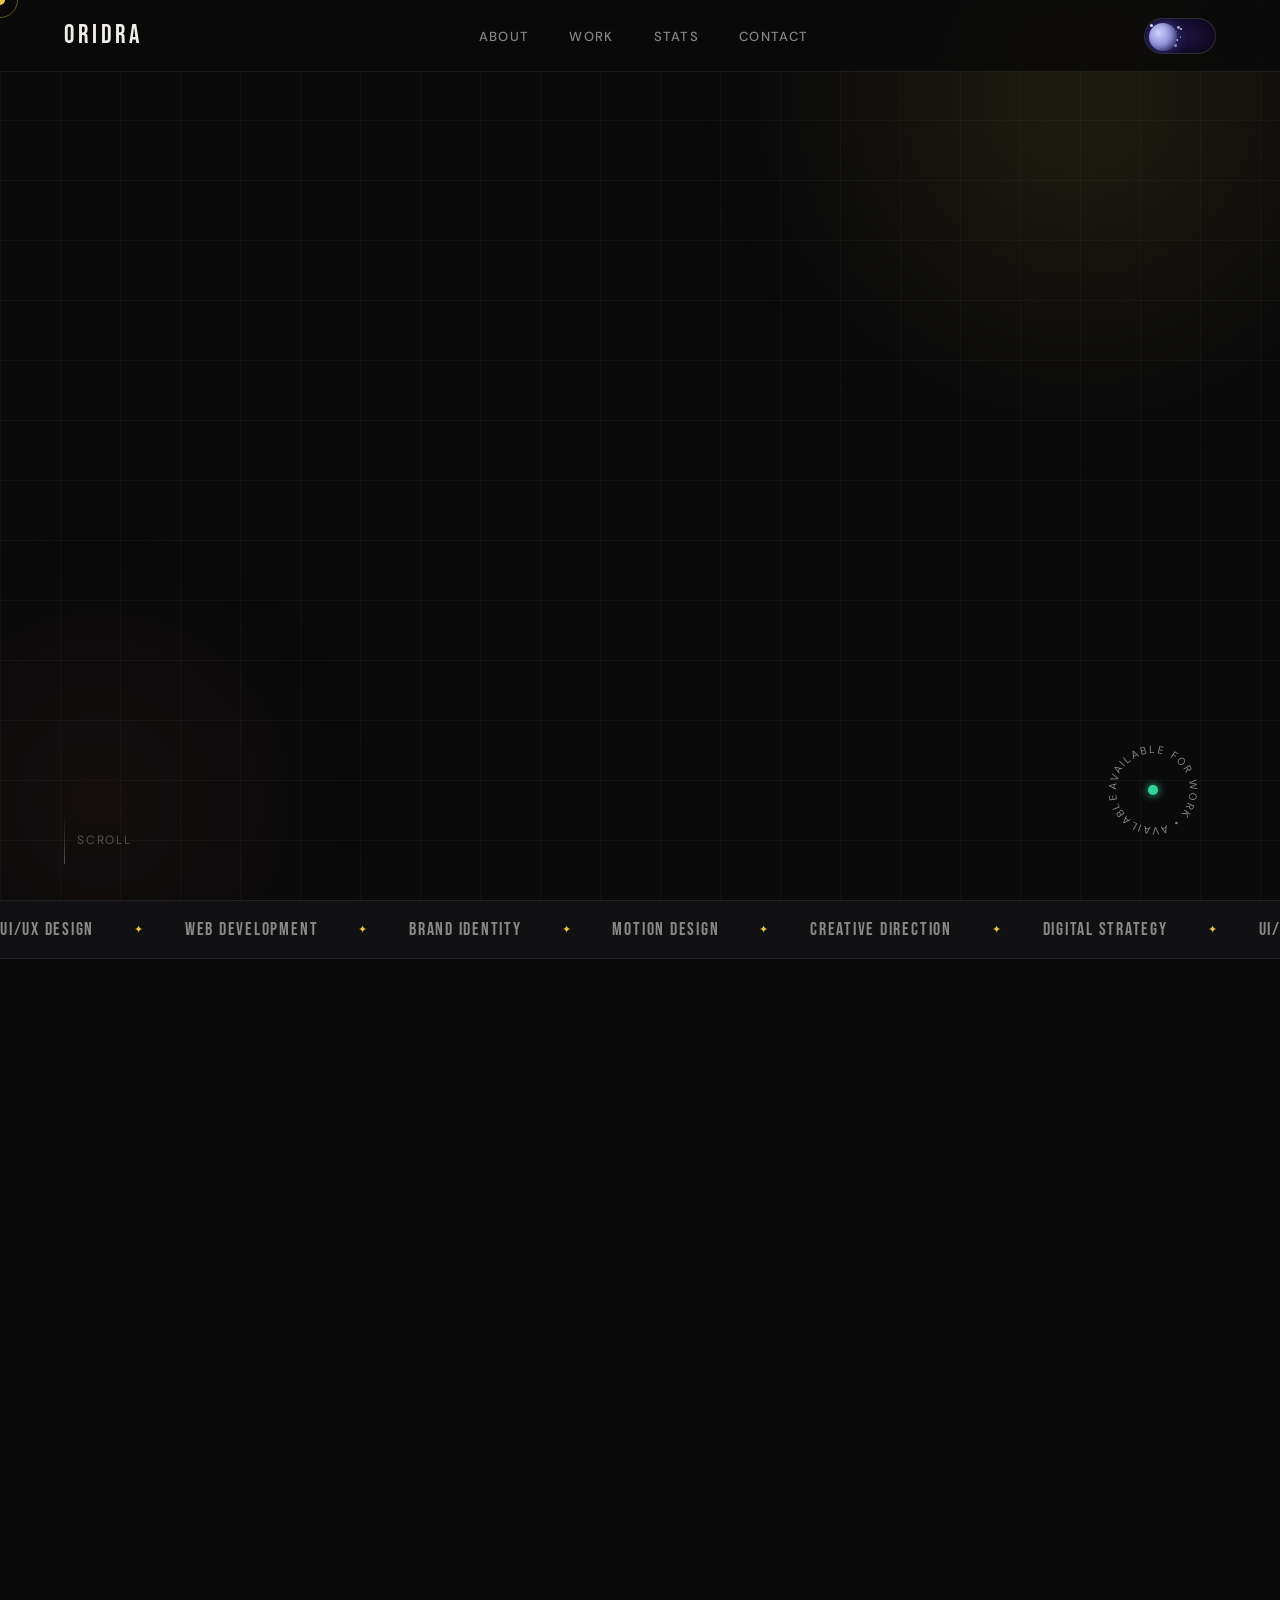
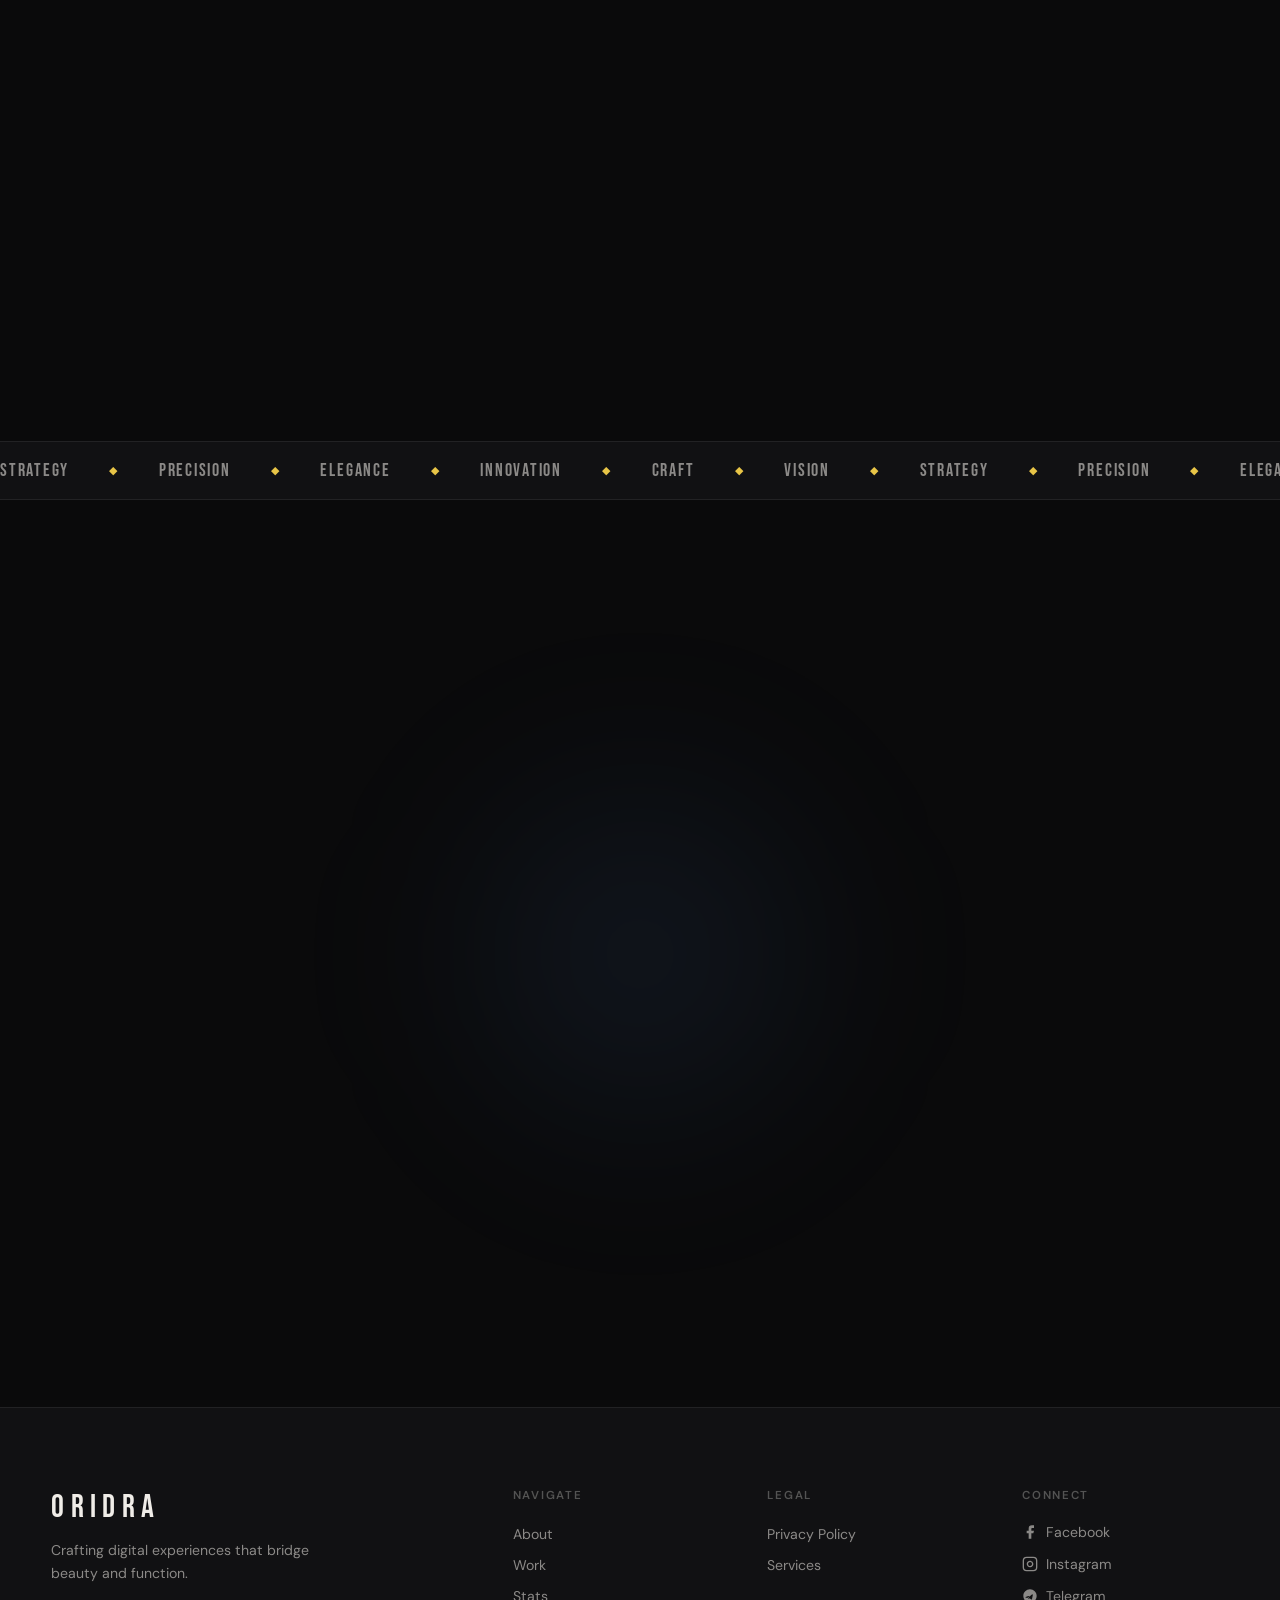
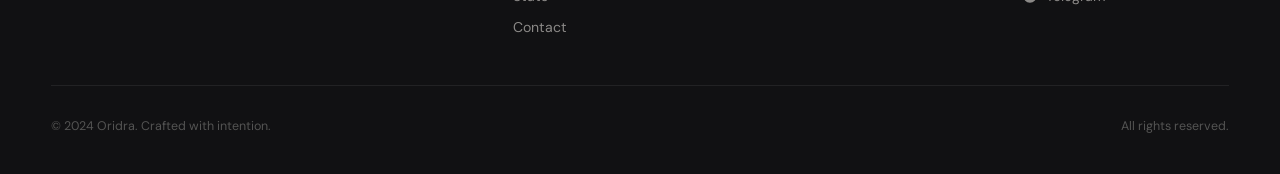
<file: index.html>
<!DOCTYPE html>
<html lang="en" data-theme="dark">
<head>
  <meta charset="UTF-8" />
  <meta name="viewport" content="width=device-width, initial-scale=1.0" />
  <title>Oridra — Creative Portfolio</title>
  <link rel="stylesheet" href="style.css" />
  <link rel="preconnect" href="https://fonts.googleapis.com" />
  <link rel="preconnect" href="https://fonts.gstatic.com" crossorigin />
  <link href="https://fonts.googleapis.com/css2?family=Cormorant+Garamond:ital,wght@0,300;0,400;0,600;1,300;1,400&family=DM+Sans:opsz,wght@9..40,300;9..40,400;9..40,500&family=Bebas+Neue&display=swap" rel="stylesheet" />

  <style>
    /* ── MINDBLOWING THEME TOGGLE ── */
    .theme-btn {
      position: relative; width: 72px; height: 36px;
      background: none; border: none; cursor: pointer; outline: none;
      -webkit-tap-highlight-color: transparent;
    }
    .theme-track {
      position: absolute; inset: 0; border-radius: 18px;
      background: var(--surface); border: 1px solid var(--border);
      overflow: hidden; transition: all 0.6s cubic-bezier(0.4,0,0.2,1);
    }
    .theme-track::before {
      content: ''; position: absolute; inset: 0; border-radius: 18px;
      background: radial-gradient(circle at 70% 50%, rgba(150,100,255,0.15) 0%, transparent 60%),
                  linear-gradient(135deg, #0a0520 0%, #060310 100%);
      opacity: 0; transition: opacity 0.6s ease;
    }
    [data-theme="dark"] .theme-track::before { opacity: 1; }
    .theme-track::after {
      content: ''; position: absolute; inset: 0; border-radius: 18px;
      background: linear-gradient(135deg, #fff3c8 0%, #ffd96e 100%);
      opacity: 0; transition: opacity 0.6s ease;
    }
    [data-theme="light"] .theme-track::after { opacity: 1; }
    .theme-stars { position: absolute; inset: 0; pointer-events: none; border-radius: 18px; overflow: hidden; }
    .theme-star  { position: absolute; background: white; border-radius: 50%; transition: opacity 0.5s ease; }
    [data-theme="dark"]  .theme-star { opacity: 1; }
    [data-theme="light"] .theme-star { opacity: 0; }
    .theme-thumb {
      position: absolute; top: 4px; left: 4px; width: 28px; height: 28px;
      border-radius: 50%; z-index: 2;
      transition: transform 0.6s cubic-bezier(0.34,1.56,0.64,1), background 0.6s ease, box-shadow 0.6s ease;
      background: radial-gradient(circle at 35% 35%, #d0d0ff 0%, #8080cc 60%, #4040aa 100%);
      box-shadow: inset -3px -2px 5px rgba(0,0,0,0.4),
                  0 0 12px rgba(120,100,255,0.5), 0 0 24px rgba(120,100,255,0.3);
    }
    [data-theme="light"] .theme-thumb {
      transform: translateX(36px);
      background: radial-gradient(circle at 35% 35%, #fff7c0 0%, #ffd740 50%, #ff9f00 100%);
      box-shadow: inset -2px -2px 4px rgba(0,0,0,0.1),
                  0 0 14px rgba(255,180,0,0.6), 0 0 30px rgba(255,150,0,0.4), 0 0 50px rgba(255,100,0,0.2);
    }
    .theme-burst {
      position: absolute; top: 50%; left: 50%;
      transform: translate(-50%,-50%) scale(0);
      width: 80px; height: 80px; border-radius: 50%; pointer-events: none; opacity: 0;
    }
    .theme-btn.bursting .theme-burst { animation: themeBurst 0.6s cubic-bezier(0.2,0,0,1) forwards; }
    [data-theme="light"] .theme-burst { background: radial-gradient(circle, rgba(255,200,0,0.4), transparent); }
    [data-theme="dark"]  .theme-burst { background: radial-gradient(circle, rgba(120,100,255,0.4), transparent); }
    @keyframes themeBurst {
      0%   { transform: translate(-50%,-50%) scale(0); opacity: 1; }
      100% { transform: translate(-50%,-50%) scale(3); opacity: 0; }
    }
    .theme-track-glow {
      position: absolute; inset: -2px; border-radius: 20px; pointer-events: none; opacity: 0; transition: opacity 0.3s;
    }
    [data-theme="dark"]  .theme-track-glow { box-shadow: 0 0 12px rgba(120,100,255,0.4), 0 0 24px rgba(120,100,255,0.2); }
    [data-theme="light"] .theme-track-glow { box-shadow: 0 0 12px rgba(255,180,0,0.5),   0 0 24px rgba(255,150,0,0.3); }
    .theme-btn:hover .theme-track-glow { opacity: 1; }

    /* ── SOCIAL LINKS ── */
    .social-link {
      display: inline-flex; align-items: center; gap: 8px;
      font-size: 0.88rem; color: var(--text-secondary);
      transition: color 0.2s ease, gap 0.2s ease;
    }
    .social-link:hover { color: var(--accent); gap: 12px; }
    .social-icon {
      width: 16px; height: 16px; flex-shrink: 0;
      transition: transform 0.2s ease;
    }
    .social-link:hover .social-icon { transform: scale(1.2); }
  </style>
</head>
<body>

  <!-- ============================================================
       CURSOR
  ============================================================ -->
  <div class="cursor" id="cursor"></div>
  <div class="cursor-follower" id="cursorFollower"></div>

  <!-- ============================================================
       LOADER
  ============================================================ -->
  <div class="loader" id="loader">
    <div class="loader-text">
      <span>O</span><span>R</span><span>I</span><span>D</span><span>R</span><span>A</span>
    </div>
    <div class="loader-bar"><div class="loader-fill" id="loaderFill"></div></div>
  </div>

  <!-- ============================================================
       NAVIGATION
  ============================================================ -->
  <nav class="nav" id="nav">
    <a href="#home" class="nav-logo">ORIDRA</a>
    <ul class="nav-links">
      <li><a href="about.html" class="nav-link">About</a></li>
      <li><a href="#work" class="nav-link">Work</a></li>
      <li><a href="#stats" class="nav-link">Stats</a></li>
      <li><a href="#contact" class="nav-link">Contact</a></li>
    </ul>
    <div class="nav-right">
      <!-- MINDBLOWING THEME TOGGLE -->
      <button class="theme-btn" id="themeToggle" aria-label="Toggle theme">
        <div class="theme-track">
          <div class="theme-stars" id="themeStars"></div>
          <div class="theme-thumb"></div>
          <div class="theme-track-glow"></div>
        </div>
        <div class="theme-burst"></div>
      </button>
      <button class="nav-menu-btn" id="menuBtn" aria-label="Open menu">
        <span></span><span></span><span></span>
      </button>
    </div>
  </nav>

  <!-- Mobile Menu -->
  <div class="mobile-menu" id="mobileMenu">
    <button class="mobile-close" id="mobileClose">✕</button>
    <ul>
      <li><a href="about.html" class="mobile-link">About</a></li>
      <li><a href="#work" class="mobile-link">Work</a></li>
      <li><a href="#stats" class="mobile-link">Stats</a></li>
      <li><a href="#contact" class="mobile-link">Contact</a></li>
    </ul>
  </div>

  <!-- ============================================================
       HERO
  ============================================================ -->
  <section class="hero" id="home">
    <div class="hero-bg">
      <div class="hero-orb orb-1"></div>
      <div class="hero-orb orb-2"></div>
      <div class="hero-grid"></div>
    </div>
    <div class="hero-content">
      <p class="hero-tag reveal-up">Creative Director &amp; Developer</p>
      <h1 class="hero-title reveal-up">
        <span class="title-line">Crafting</span>
        <span class="title-line italic">Digital</span>
        <span class="title-line">Experiences</span>
      </h1>
      <p class="hero-sub reveal-up">Strategy · Design · Development</p>
      <div class="hero-cta reveal-up">
        <a href="#work" class="btn btn-primary">View Work</a>
        <a href="#contact" class="btn btn-ghost">Let's Talk</a>
      </div>
    </div>
    <div class="hero-scroll-hint">
      <div class="scroll-line"></div>
      <span>Scroll</span>
    </div>
    <div class="hero-badge">
      <svg viewBox="0 0 100 100" class="badge-ring">
        <defs><path id="circle" d="M 50,50 m -37,0 a 37,37 0 1,1 74,0 a 37,37 0 1,1 -74,0"/></defs>
        <text font-size="10.5" fill="currentColor" letter-spacing="2">
          <textPath href="#circle">AVAILABLE FOR WORK • AVAILABLE FOR WORK •</textPath>
        </text>
      </svg>
      <div class="badge-dot"></div>
    </div>
  </section>

  <!-- ============================================================
       MARQUEE
  ============================================================ -->
  <div class="marquee-section">
    <div class="marquee-track">
      <div class="marquee-inner">
        <span>UI/UX Design</span><span class="marquee-dot">✦</span>
        <span>Web Development</span><span class="marquee-dot">✦</span>
        <span>Brand Identity</span><span class="marquee-dot">✦</span>
        <span>Motion Design</span><span class="marquee-dot">✦</span>
        <span>Creative Direction</span><span class="marquee-dot">✦</span>
        <span>Digital Strategy</span><span class="marquee-dot">✦</span>
        <span>UI/UX Design</span><span class="marquee-dot">✦</span>
        <span>Web Development</span><span class="marquee-dot">✦</span>
        <span>Brand Identity</span><span class="marquee-dot">✦</span>
        <span>Motion Design</span><span class="marquee-dot">✦</span>
        <span>Creative Direction</span><span class="marquee-dot">✦</span>
        <span>Digital Strategy</span><span class="marquee-dot">✦</span>
      </div>
    </div>
  </div>

  <!-- ============================================================
       ABOUT
  ============================================================ -->
  <section class="about" id="about">
    <div class="container">
      <div class="section-label reveal-up">— About Me</div>
      <div class="about-grid">
        <div class="about-left reveal-left">
          <h2 class="section-title">Building things that <em>matter</em></h2>
          <p class="about-text">I'm a multi-disciplinary creative with 3+ years of hands-on experience designing and building digital products that sit at the intersection of beauty and function.</p>
          <p class="about-text">I believe the best work emerges when strategy and aesthetics speak the same language — and that every pixel carries a story.</p>
          <div class="about-skills">
            <span class="skill-tag">Figma</span>
            <span class="skill-tag">React</span>
            <span class="skill-tag">Next.js</span>
            <span class="skill-tag">Node.js</span>
            <span class="skill-tag">GSAP</span>
            <span class="skill-tag">Webflow</span>
            <span class="skill-tag">Framer</span>
            <span class="skill-tag">Motion</span>
          </div>
          <div style="margin-top: 32px;">
            <a href="about.html" class="btn btn-ghost" style="display:inline-flex; align-items:center; gap:8px;">
              Full Story &nbsp;→
            </a>
          </div>
        </div>
        <div class="about-right reveal-right">
          <div class="about-img-wrap">
            <div class="about-img-inner">
              <div class="about-placeholder">
                <div class="placeholder-monogram">O</div>
              </div>
            </div>
            <div class="about-img-deco"></div>
          </div>
        </div>
      </div>
    </div>
  </section>

  <!-- ============================================================
       STATS
  ============================================================ -->
  <section class="stats" id="stats">
    <div class="stats-bg"></div>
    <div class="container">
      <div class="stats-grid">
        <div class="stat-card reveal-up" data-delay="0">
          <div class="stat-number" data-target="3">0</div>
          <div class="stat-suffix">+</div>
          <div class="stat-label">Years Experience</div>
          <div class="stat-bar"><div class="stat-fill" style="--fill: 75%"></div></div>
        </div>
        <div class="stat-card reveal-up" data-delay="100">
          <div class="stat-number" data-target="5">0</div>
          <div class="stat-suffix">+</div>
          <div class="stat-label">Projects Completed</div>
          <div class="stat-bar"><div class="stat-fill" style="--fill: 60%"></div></div>
        </div>
        <div class="stat-card reveal-up" data-delay="200">
          <div class="stat-number decimal" data-target="98.66">0</div>
          <div class="stat-suffix">%</div>
          <div class="stat-label">Client Satisfaction</div>
          <div class="stat-bar"><div class="stat-fill" style="--fill: 98.66%"></div></div>
        </div>
      </div>
    </div>
  </section>

  <!-- ============================================================
       WORK / PROJECTS
  ============================================================ -->
  <section class="work" id="work">
    <div class="container">
      <div class="section-label reveal-up">— Selected Work</div>
      <h2 class="section-title reveal-up">Projects that <em>define</em> the craft</h2>
      <div class="projects-grid">

        <!-- Project 1 -->
        <article class="project-card reveal-up" data-delay="0">
          <div class="project-thumb" style="--accent: #e8c547">
            <div class="project-thumb-inner"><div class="proj-icon">◈</div></div>
            <div class="project-overlay"><a href="#" class="proj-link-btn">View Project ↗</a></div>
          </div>
          <div class="project-body">
            <div class="project-meta">
              <span class="proj-cat">Brand Identity</span>
              <span class="proj-year">2024</span>
            </div>
            <h3 class="project-title">Lumis Brand System</h3>
            <p class="project-desc">A comprehensive brand identity for a luxury wellness startup — logo, typography, color, and motion guidelines.</p>
            <div class="project-actions">
              <button class="like-btn" data-id="1" aria-label="Like project">
                <div class="like-heart">
                  <svg viewBox="0 0 24 24"><path d="M20.84 4.61a5.5 5.5 0 0 0-7.78 0L12 5.67l-1.06-1.06a5.5 5.5 0 0 0-7.78 7.78l1.06 1.06L12 21.23l7.78-7.78 1.06-1.06a5.5 5.5 0 0 0 0-7.78z"/></svg>
                </div>
                <span class="like-count">0</span>
                <div class="like-particles" aria-hidden="true"></div>
              </button>
              <button class="comment-btn" data-id="1" aria-label="Comment on project">
                <svg viewBox="0 0 24 24" fill="none" stroke="currentColor" stroke-width="2"><path d="M21 15a2 2 0 0 1-2 2H7l-4 4V5a2 2 0 0 1 2-2h14a2 2 0 0 1 2 2z"/></svg>
                <span class="comment-count">0</span>
              </button>
            </div>
          </div>
          <div class="comment-box" id="comment-box-1">
            <div class="comments-list" id="comments-1"></div>
            <div class="comment-input-wrap">
              <input type="text" class="comment-input" placeholder="Add a comment..." data-project="1" />
              <button class="comment-submit" data-project="1">Send</button>
            </div>
          </div>
        </article>

        <!-- Project 2 -->
        <article class="project-card reveal-up" data-delay="100">
          <div class="project-thumb" style="--accent: #5a9cf5">
            <div class="project-thumb-inner"><div class="proj-icon">⬡</div></div>
            <div class="project-overlay"><a href="#" class="proj-link-btn">View Project ↗</a></div>
          </div>
          <div class="project-body">
            <div class="project-meta">
              <span class="proj-cat">Web App</span>
              <span class="proj-year">2024</span>
            </div>
            <h3 class="project-title">Nexus Dashboard</h3>
            <p class="project-desc">A data-rich SaaS analytics dashboard built with React and D3.js, designed for clarity and speed.</p>
            <div class="project-actions">
              <button class="like-btn" data-id="2" aria-label="Like project">
                <div class="like-heart">
                  <svg viewBox="0 0 24 24"><path d="M20.84 4.61a5.5 5.5 0 0 0-7.78 0L12 5.67l-1.06-1.06a5.5 5.5 0 0 0-7.78 7.78l1.06 1.06L12 21.23l7.78-7.78 1.06-1.06a5.5 5.5 0 0 0 0-7.78z"/></svg>
                </div>
                <span class="like-count">0</span>
                <div class="like-particles" aria-hidden="true"></div>
              </button>
              <button class="comment-btn" data-id="2" aria-label="Comment">
                <svg viewBox="0 0 24 24" fill="none" stroke="currentColor" stroke-width="2"><path d="M21 15a2 2 0 0 1-2 2H7l-4 4V5a2 2 0 0 1 2-2h14a2 2 0 0 1 2 2z"/></svg>
                <span class="comment-count">0</span>
              </button>
            </div>
          </div>
          <div class="comment-box" id="comment-box-2">
            <div class="comments-list" id="comments-2"></div>
            <div class="comment-input-wrap">
              <input type="text" class="comment-input" placeholder="Add a comment..." data-project="2" />
              <button class="comment-submit" data-project="2">Send</button>
            </div>
          </div>
        </article>

        <!-- Project 3 -->
        <article class="project-card reveal-up" data-delay="200">
          <div class="project-thumb" style="--accent: #f56e6e">
            <div class="project-thumb-inner"><div class="proj-icon">◉</div></div>
            <div class="project-overlay"><a href="#" class="proj-link-btn">View Project ↗</a></div>
          </div>
          <div class="project-body">
            <div class="project-meta">
              <span class="proj-cat">E-Commerce</span>
              <span class="proj-year">2023</span>
            </div>
            <h3 class="project-title">Ember Boutique</h3>
            <p class="project-desc">A fashion-forward e-commerce experience with cinematic product showcases and seamless checkout flow.</p>
            <div class="project-actions">
              <button class="like-btn" data-id="3" aria-label="Like project">
                <div class="like-heart">
                  <svg viewBox="0 0 24 24"><path d="M20.84 4.61a5.5 5.5 0 0 0-7.78 0L12 5.67l-1.06-1.06a5.5 5.5 0 0 0-7.78 7.78l1.06 1.06L12 21.23l7.78-7.78 1.06-1.06a5.5 5.5 0 0 0 0-7.78z"/></svg>
                </div>
                <span class="like-count">0</span>
                <div class="like-particles" aria-hidden="true"></div>
              </button>
              <button class="comment-btn" data-id="3" aria-label="Comment">
                <svg viewBox="0 0 24 24" fill="none" stroke="currentColor" stroke-width="2"><path d="M21 15a2 2 0 0 1-2 2H7l-4 4V5a2 2 0 0 1 2-2h14a2 2 0 0 1 2 2z"/></svg>
                <span class="comment-count">0</span>
              </button>
            </div>
          </div>
          <div class="comment-box" id="comment-box-3">
            <div class="comments-list" id="comments-3"></div>
            <div class="comment-input-wrap">
              <input type="text" class="comment-input" placeholder="Add a comment..." data-project="3" />
              <button class="comment-submit" data-project="3">Send</button>
            </div>
          </div>
        </article>

        <!-- Project 4 -->
        <article class="project-card reveal-up" data-delay="0">
          <div class="project-thumb" style="--accent: #8b5cf6">
            <div class="project-thumb-inner"><div class="proj-icon">⬟</div></div>
            <div class="project-overlay"><a href="#" class="proj-link-btn">View Project ↗</a></div>
          </div>
          <div class="project-body">
            <div class="project-meta">
              <span class="proj-cat">Mobile App</span>
              <span class="proj-year">2023</span>
            </div>
            <h3 class="project-title">Velox Finance</h3>
            <p class="project-desc">iOS/Android finance tracking app with intuitive UX and real-time data visualization capabilities.</p>
            <div class="project-actions">
              <button class="like-btn" data-id="4" aria-label="Like project">
                <div class="like-heart">
                  <svg viewBox="0 0 24 24"><path d="M20.84 4.61a5.5 5.5 0 0 0-7.78 0L12 5.67l-1.06-1.06a5.5 5.5 0 0 0-7.78 7.78l1.06 1.06L12 21.23l7.78-7.78 1.06-1.06a5.5 5.5 0 0 0 0-7.78z"/></svg>
                </div>
                <span class="like-count">0</span>
                <div class="like-particles" aria-hidden="true"></div>
              </button>
              <button class="comment-btn" data-id="4" aria-label="Comment">
                <svg viewBox="0 0 24 24" fill="none" stroke="currentColor" stroke-width="2"><path d="M21 15a2 2 0 0 1-2 2H7l-4 4V5a2 2 0 0 1 2-2h14a2 2 0 0 1 2 2z"/></svg>
                <span class="comment-count">0</span>
              </button>
            </div>
          </div>
          <div class="comment-box" id="comment-box-4">
            <div class="comments-list" id="comments-4"></div>
            <div class="comment-input-wrap">
              <input type="text" class="comment-input" placeholder="Add a comment..." data-project="4" />
              <button class="comment-submit" data-project="4">Send</button>
            </div>
          </div>
        </article>

        <!-- Project 5 -->
        <article class="project-card reveal-up" data-delay="100">
          <div class="project-thumb" style="--accent: #34d399">
            <div class="project-thumb-inner"><div class="proj-icon">⬢</div></div>
            <div class="project-overlay"><a href="#" class="proj-link-btn">View Project ↗</a></div>
          </div>
          <div class="project-body">
            <div class="project-meta">
              <span class="proj-cat">3D / WebGL</span>
              <span class="proj-year">2022</span>
            </div>
            <h3 class="project-title">Aurora Interactive</h3>
            <p class="project-desc">Immersive WebGL product experience for a tech startup launch, featuring 3D interactions and spatial audio.</p>
            <div class="project-actions">
              <button class="like-btn" data-id="5" aria-label="Like project">
                <div class="like-heart">
                  <svg viewBox="0 0 24 24"><path d="M20.84 4.61a5.5 5.5 0 0 0-7.78 0L12 5.67l-1.06-1.06a5.5 5.5 0 0 0-7.78 7.78l1.06 1.06L12 21.23l7.78-7.78 1.06-1.06a5.5 5.5 0 0 0 0-7.78z"/></svg>
                </div>
                <span class="like-count">0</span>
                <div class="like-particles" aria-hidden="true"></div>
              </button>
              <button class="comment-btn" data-id="5" aria-label="Comment">
                <svg viewBox="0 0 24 24" fill="none" stroke="currentColor" stroke-width="2"><path d="M21 15a2 2 0 0 1-2 2H7l-4 4V5a2 2 0 0 1 2-2h14a2 2 0 0 1 2 2z"/></svg>
                <span class="comment-count">0</span>
              </button>
            </div>
          </div>
          <div class="comment-box" id="comment-box-5">
            <div class="comments-list" id="comments-5"></div>
            <div class="comment-input-wrap">
              <input type="text" class="comment-input" placeholder="Add a comment..." data-project="5" />
              <button class="comment-submit" data-project="5">Send</button>
            </div>
          </div>
        </article>

      </div>
    </div>
  </section>

  <!-- ============================================================
       QUOTE MARQUEE
  ============================================================ -->
  <div class="marquee-section marquee-reverse">
    <div class="marquee-track">
      <div class="marquee-inner reverse">
        <span>Strategy</span><span class="marquee-dot">◆</span>
        <span>Precision</span><span class="marquee-dot">◆</span>
        <span>Elegance</span><span class="marquee-dot">◆</span>
        <span>Innovation</span><span class="marquee-dot">◆</span>
        <span>Craft</span><span class="marquee-dot">◆</span>
        <span>Vision</span><span class="marquee-dot">◆</span>
        <span>Strategy</span><span class="marquee-dot">◆</span>
        <span>Precision</span><span class="marquee-dot">◆</span>
        <span>Elegance</span><span class="marquee-dot">◆</span>
        <span>Innovation</span><span class="marquee-dot">◆</span>
        <span>Craft</span><span class="marquee-dot">◆</span>
        <span>Vision</span><span class="marquee-dot">◆</span>
      </div>
    </div>
  </div>

  <!-- ============================================================
       CONTACT
  ============================================================ -->
  <section class="contact" id="contact">
    <div class="contact-bg"><div class="hero-orb orb-3"></div></div>
    <div class="container">
      <div class="contact-inner reveal-up">
        <div class="section-label">— Get In Touch</div>
        <h2 class="section-title">Let's create something <em>extraordinary</em></h2>
        <p class="contact-sub">Have a project in mind? Let's talk about it. I'm available for freelance work and creative collaborations.</p>
        <form class="contact-form" id="contactForm" action="https://formspree.io/f/mreavolk" method="POST" novalidate>
          <input type="hidden" name="_replyto" value="yourgmail@gmail.com" />
          <input type="hidden" name="_subject" value="New message from Oridra Portfolio!" />
          <div class="form-row">
            <div class="form-group">
              <input type="text" id="fname" name="name" class="form-input" placeholder=" " required />
              <label for="fname" class="form-label">Your Name</label>
            </div>
            <div class="form-group">
              <input type="email" id="femail" name="email" class="form-input" placeholder=" " required />
              <label for="femail" class="form-label">Email Address</label>
            </div>
          </div>
          <div class="form-group">
            <input type="text" id="fsubject" name="subject" class="form-input" placeholder=" " />
            <label for="fsubject" class="form-label">Project Subject</label>
          </div>
          <div class="form-group">
            <textarea id="fmessage" name="message" class="form-input form-textarea" placeholder=" " required></textarea>
            <label for="fmessage" class="form-label">Your Message</label>
          </div>
          <button type="submit" class="btn btn-primary btn-submit">
            <span class="btn-text">Send Message</span>
            <span class="btn-icon">→</span>
          </button>
        </form>
        <div class="contact-success" id="contactSuccess">
          <div class="success-icon">✓</div>
          <p>Message sent! I'll get back to you soon.</p>
        </div>
      </div>
    </div>
  </section>

  <!-- ============================================================
       FOOTER
  ============================================================ -->
  <footer class="footer">
    <div class="container">
      <div class="footer-top">
        <div class="footer-brand">
          <div class="footer-logo">ORIDRA</div>
          <p>Crafting digital experiences that bridge beauty and function.</p>
        </div>
        <div class="footer-links-group">
          <h4>Navigate</h4>
          <ul>
            <li><a href="about.html">About</a></li>
            <li><a href="#work">Work</a></li>
            <li><a href="#stats">Stats</a></li>
            <li><a href="#contact">Contact</a></li>
          </ul>
        </div>
        <div class="footer-links-group">
          <h4>Legal</h4>
          <ul>
            <li><a href="privacy.html">Privacy Policy</a></li>
            <li><a href="services.html">Services</a></li>
          </ul>
        </div>
        <div class="footer-links-group">
          <h4>Connect</h4>
          <ul>
            <li>
              <a href="https://www.facebook.com/oridra.gosh" target="_blank" rel="noopener" class="social-link">
                <svg class="social-icon" viewBox="0 0 24 24" fill="currentColor"><path d="M18 2h-3a5 5 0 0 0-5 5v3H7v4h3v8h4v-8h3l1-4h-4V7a1 1 0 0 1 1-1h3z"/></svg>
                Facebook
              </a>
            </li>
            <li>
              <a href="https://www.instagram.com/oridra_gosh/" target="_blank" rel="noopener" class="social-link">
                <svg class="social-icon" viewBox="0 0 24 24" fill="none" stroke="currentColor" stroke-width="2"><rect x="2" y="2" width="20" height="20" rx="5" ry="5"/><path d="M16 11.37A4 4 0 1 1 12.63 8 4 4 0 0 1 16 11.37z"/><line x1="17.5" y1="6.5" x2="17.51" y2="6.5"/></svg>
                Instagram
              </a>
            </li>
            <li>
              <a href="https://t.me/Oridragosh" target="_blank" rel="noopener" class="social-link">
                <svg class="social-icon" viewBox="0 0 24 24" fill="currentColor"><path d="M12 2C6.48 2 2 6.48 2 12s4.48 10 10 10 10-4.48 10-10S17.52 2 12 2zm4.64 6.8-1.7 8.02c-.13.58-.47.72-.95.45l-2.6-1.92-1.26 1.21c-.14.14-.26.26-.53.26l.19-2.66 4.84-4.37c.21-.19-.05-.29-.32-.1L7.9 15.04l-2.55-.8c-.55-.17-.56-.55.12-.82l9.96-3.84c.46-.17.86.11.71.82z"/></svg>
                Telegram
              </a>
            </li>
          </ul>
        </div>
      </div>
      <div class="footer-bottom">
        <p>© 2024 Oridra. Crafted with intention.</p>
        <p>All rights reserved.</p>
      </div>
    </div>
  </footer>

  <script src="main.js"></script>
</body>
</html>
</file>
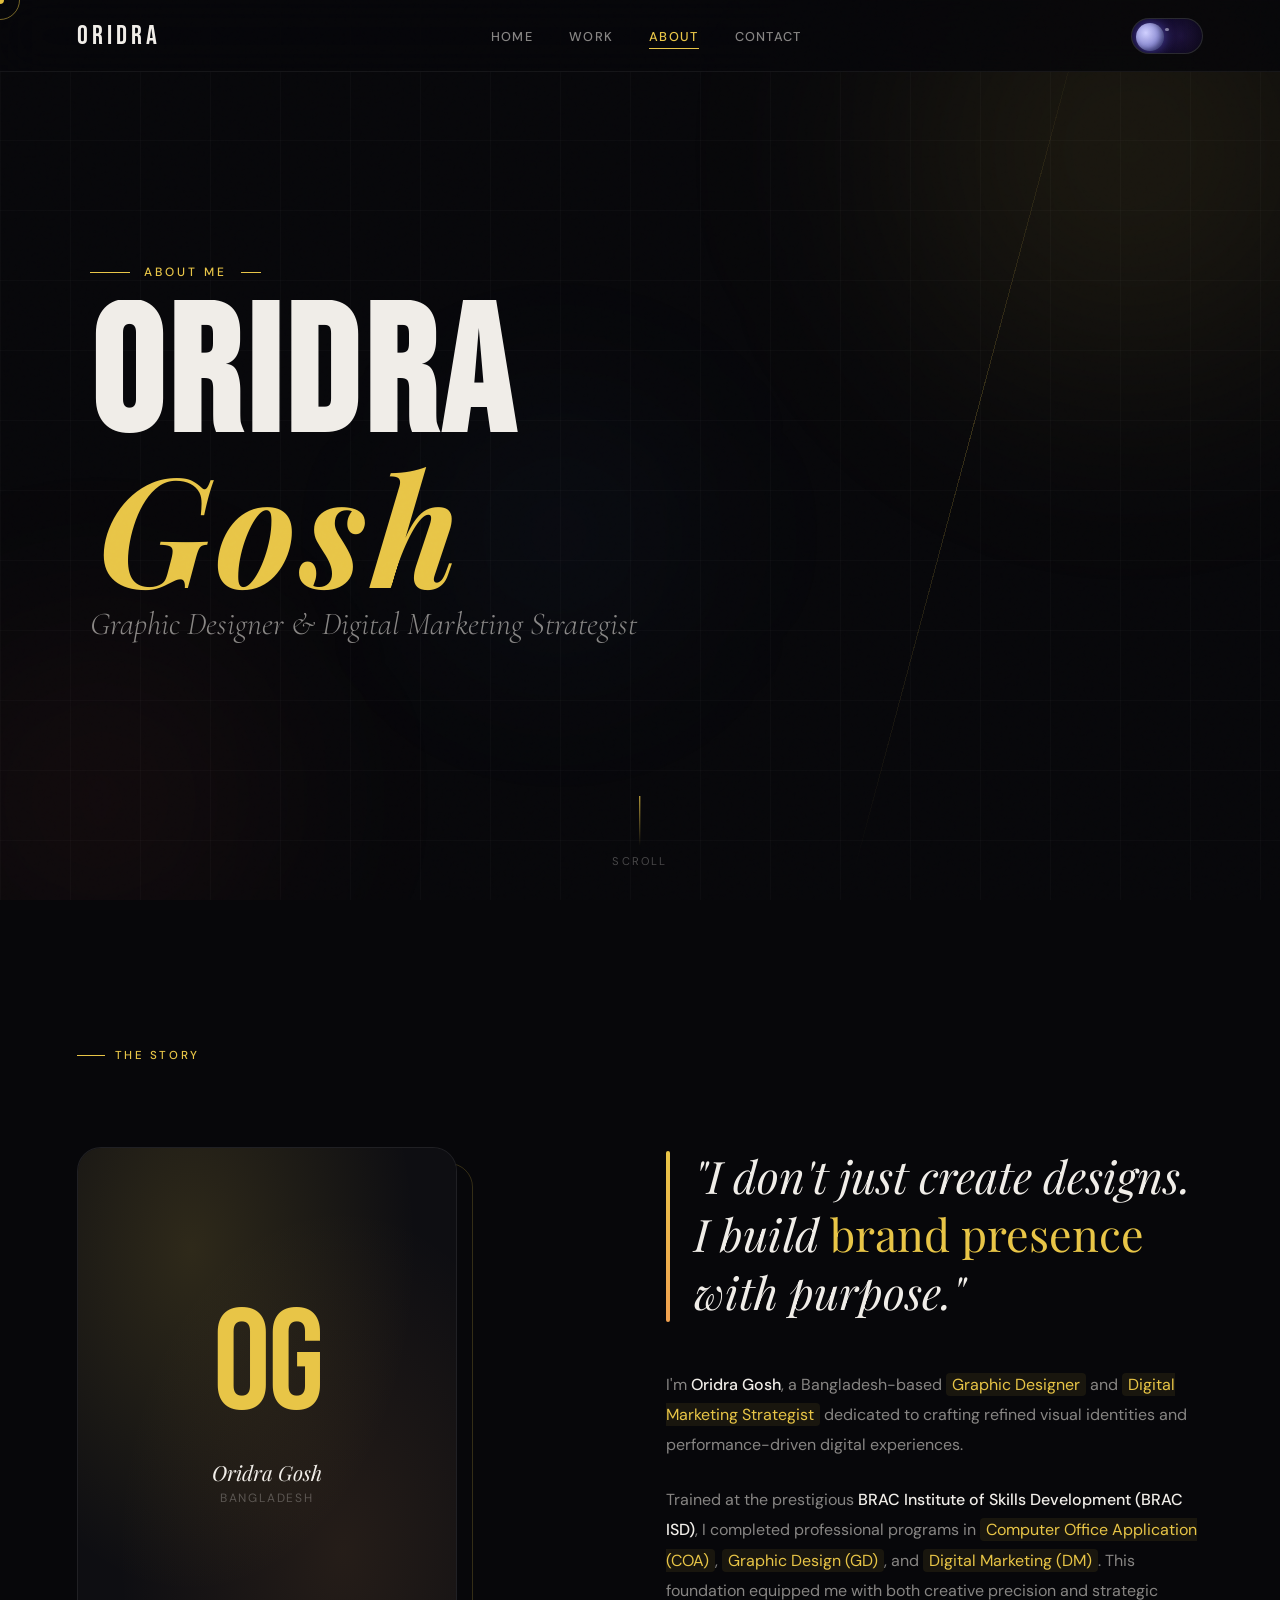
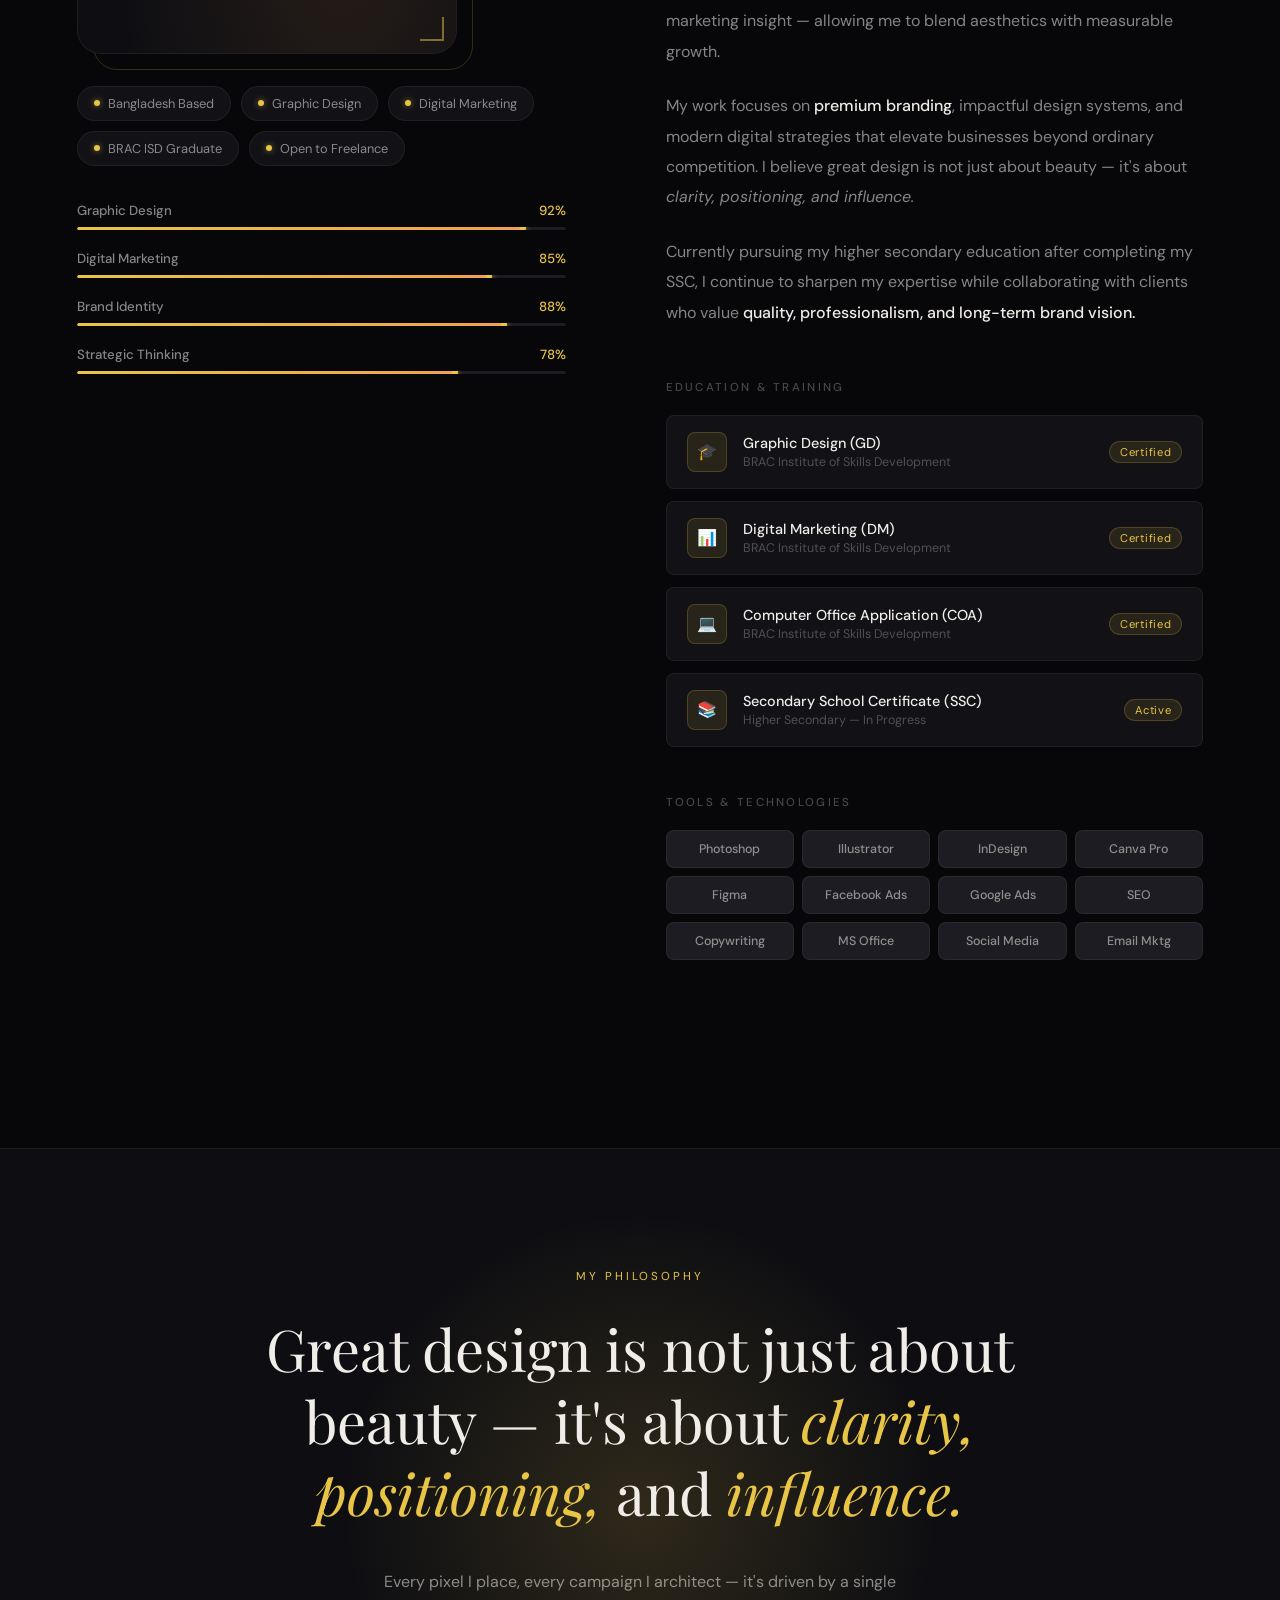
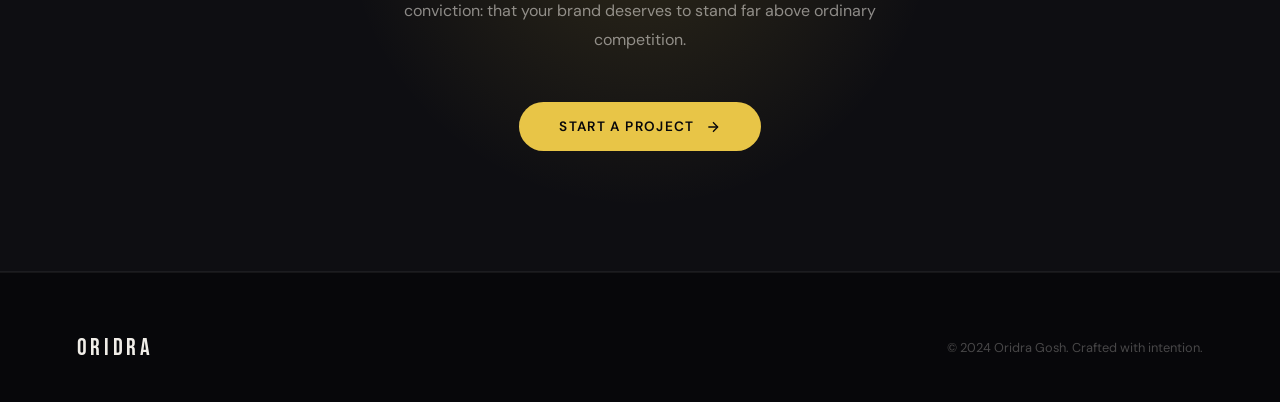
<file: about.html>
<!DOCTYPE html>
<html lang="en" data-theme="dark">
<head>
  <meta charset="UTF-8" />
  <meta name="viewport" content="width=device-width, initial-scale=1.0" />
  <title>Oridra Gosh — About Me</title>
  <link rel="preconnect" href="https://fonts.googleapis.com" />
  <link rel="preconnect" href="https://fonts.gstatic.com" crossorigin />
  <link href="https://fonts.googleapis.com/css2?family=Cormorant+Garamond:ital,wght@0,300;0,400;0,600;1,300;1,400&family=DM+Sans:opsz,wght@9..40,300;9..40,400;9..40,500&family=Bebas+Neue&family=Playfair+Display:ital,wght@0,400;0,700;1,400&display=swap" rel="stylesheet" />
  <style>
    /* ============================================================
       TOKENS
    ============================================================ */
    :root {
      --font-display: 'Bebas Neue', sans-serif;
      --font-serif: 'Cormorant Garamond', Georgia, serif;
      --font-playfair: 'Playfair Display', Georgia, serif;
      --font-body: 'DM Sans', sans-serif;
      --radius-sm: 8px;
      --radius-md: 16px;
      --radius-lg: 24px;
      --t-fast: 0.2s cubic-bezier(0.4,0,0.2,1);
      --t-smooth: 0.5s cubic-bezier(0.4,0,0.2,1);
      --t-spring: 0.6s cubic-bezier(0.34,1.56,0.64,1);
    }

    [data-theme="dark"] {
      --bg: #07070a;
      --bg-alt: #0e0e12;
      --bg-card: #121216;
      --surface: #1c1c22;
      --border: rgba(255,255,255,0.06);
      --border-glow: rgba(232,197,71,0.25);
      --text-primary: #f0ede8;
      --text-secondary: rgba(240,237,232,0.55);
      --text-muted: rgba(240,237,232,0.28);
      --accent: #e8c547;
      --accent-rgb: 232,197,71;
      --accent2: #f0a050;
      --accent2-rgb: 240,160,80;
      --glow-color: rgba(232,197,71,0.15);
      --nav-bg: rgba(7,7,10,0.85);
      --noise-opacity: 0.04;
      --orb1: rgba(232,197,71,0.12);
      --orb2: rgba(240,100,80,0.08);
      --orb3: rgba(90,156,245,0.07);
    }

    [data-theme="light"] {
      --bg: #f8f5ef;
      --bg-alt: #f0ede5;
      --bg-card: #ffffff;
      --surface: #e8e3d8;
      --border: rgba(0,0,0,0.08);
      --border-glow: rgba(180,130,20,0.3);
      --text-primary: #1a1610;
      --text-secondary: rgba(26,22,16,0.6);
      --text-muted: rgba(26,22,16,0.35);
      --accent: #b8921e;
      --accent-rgb: 184,146,30;
      --accent2: #c05a20;
      --accent2-rgb: 192,90,32;
      --glow-color: rgba(184,146,30,0.12);
      --nav-bg: rgba(248,245,239,0.88);
      --noise-opacity: 0.02;
      --orb1: rgba(184,146,30,0.1);
      --orb2: rgba(192,90,32,0.07);
      --orb3: rgba(60,120,220,0.07);
    }

    /* ============================================================
       RESET
    ============================================================ */
    *, *::before, *::after { margin:0; padding:0; box-sizing:border-box; }
    html { font-size:16px; scroll-behavior:smooth; }
    body {
      font-family: var(--font-body);
      background: var(--bg);
      color: var(--text-primary);
      overflow-x: hidden;
      transition: background 0.6s ease, color 0.6s ease;
      min-height: 100vh;
    }

    /* ============================================================
       NOISE TEXTURE OVERLAY
    ============================================================ */
    body::before {
      content: '';
      position: fixed; inset: 0;
      background-image: url("data:image/svg+xml,%3Csvg viewBox='0 0 256 256' xmlns='http://www.w3.org/2000/svg'%3E%3Cfilter id='noise'%3E%3CfeTurbulence type='fractalNoise' baseFrequency='0.9' numOctaves='4' stitchTiles='stitch'/%3E%3C/filter%3E%3Crect width='100%25' height='100%25' filter='url(%23noise)' opacity='1'/%3E%3C/svg%3E");
      opacity: var(--noise-opacity);
      pointer-events: none; z-index: 9998;
      mix-blend-mode: overlay;
    }

    /* ============================================================
       CURSOR
    ============================================================ */
    .cursor {
      width: 8px; height: 8px;
      background: var(--accent);
      border-radius: 50%;
      position: fixed; top:0; left:0;
      pointer-events: none; z-index: 9999;
      transform: translate(-50%,-50%);
      transition: width 0.2s, height 0.2s;
      mix-blend-mode: difference;
    }
    .cursor-ring {
      width: 40px; height: 40px;
      border: 1px solid rgba(var(--accent-rgb),0.5);
      border-radius: 50%;
      position: fixed; top:0; left:0;
      pointer-events: none; z-index: 9998;
      transform: translate(-50%,-50%);
      transition: width 0.35s var(--t-spring), height 0.35s var(--t-spring), border-color 0.3s;
    }
    @media(hover:none){.cursor,.cursor-ring{display:none}}

    /* ============================================================
       NAV
    ============================================================ */
    .nav {
      position: fixed; top:0; left:0; right:0; height:72px;
      padding: 0 6%;
      display: flex; align-items: center; justify-content: space-between;
      background: var(--nav-bg);
      backdrop-filter: blur(24px) saturate(180%);
      border-bottom: 1px solid var(--border);
      z-index: 1000;
      transition: height 0.3s, background 0.5s;
    }
    .nav.scrolled { height:58px; }
    .nav-logo {
      font-family: var(--font-display);
      font-size: 1.7rem; letter-spacing: 0.15em;
      color: var(--text-primary);
      text-decoration: none;
      transition: color var(--t-fast);
    }
    .nav-logo:hover { color: var(--accent); }
    .nav-links { display:flex; gap:36px; list-style:none; }
    .nav-link {
      font-size: 0.8rem; font-weight:500; letter-spacing:0.1em;
      text-transform: uppercase; color: var(--text-secondary);
      text-decoration: none; position:relative;
      transition: color var(--t-fast);
    }
    .nav-link::after {
      content:''; position:absolute; bottom:-4px; left:0;
      width:0; height:1px; background:var(--accent);
      transition: width var(--t-smooth);
    }
    .nav-link:hover { color:var(--text-primary); }
    .nav-link:hover::after { width:100%; }
    .nav-link.active { color:var(--accent); }
    .nav-link.active::after { width:100%; }

    /* ============================================================
       MINDBLOWING THEME TOGGLE
    ============================================================ */
    .theme-btn {
      position: relative;
      width: 72px; height: 36px;
      background: none; border: none;
      cursor: pointer; outline: none;
      -webkit-tap-highlight-color: transparent;
    }

    .theme-track {
      position: absolute; inset: 0;
      border-radius: 18px;
      background: var(--surface);
      border: 1px solid var(--border);
      overflow: hidden;
      transition: all 0.6s cubic-bezier(0.4,0,0.2,1);
    }

    /* Cosmic dark mode background */
    .theme-track::before {
      content: '';
      position: absolute; inset: 0;
      background:
        radial-gradient(circle at 70% 50%, rgba(150,100,255,0.15) 0%, transparent 60%),
        linear-gradient(135deg, #0a0520 0%, #060310 100%);
      opacity: 0;
      transition: opacity 0.6s ease;
      border-radius: 18px;
    }
    [data-theme="dark"] .theme-track::before { opacity: 1; }

    /* Sunny light mode background */
    .theme-track::after {
      content: '';
      position: absolute; inset: 0;
      background: linear-gradient(135deg, #fff3c8 0%, #ffd96e 100%);
      opacity: 0;
      transition: opacity 0.6s ease;
      border-radius: 18px;
    }
    [data-theme="light"] .theme-track::after { opacity: 1; }

    /* Stars in dark mode */
    .theme-stars {
      position: absolute; inset: 0; pointer-events: none;
      border-radius: 18px; overflow: hidden;
    }
    .theme-star {
      position: absolute;
      background: white;
      border-radius: 50%;
      transition: opacity 0.5s ease;
    }
    [data-theme="dark"] .theme-star { opacity: 1; }
    [data-theme="light"] .theme-star { opacity: 0; }

    /* Thumb - the orb */
    .theme-thumb {
      position: absolute; top: 4px; left: 4px;
      width: 28px; height: 28px;
      border-radius: 50%;
      z-index: 2;
      transition: transform 0.6s cubic-bezier(0.34,1.56,0.64,1),
                  background 0.6s ease,
                  box-shadow 0.6s ease;
      /* Moon by default (dark) */
      background: radial-gradient(circle at 35% 35%, #d0d0ff 0%, #8080cc 60%, #4040aa 100%);
      box-shadow:
        inset -3px -2px 5px rgba(0,0,0,0.4),
        0 0 12px rgba(120,100,255,0.5),
        0 0 24px rgba(120,100,255,0.3);
    }
    [data-theme="light"] .theme-thumb {
      transform: translateX(36px);
      background: radial-gradient(circle at 35% 35%, #fff7c0 0%, #ffd740 50%, #ff9f00 100%);
      box-shadow:
        inset -2px -2px 4px rgba(0,0,0,0.1),
        0 0 14px rgba(255,180,0,0.6),
        0 0 30px rgba(255,150,0,0.4),
        0 0 50px rgba(255,100,0,0.2);
    }

    /* Ripple burst on click */
    .theme-burst {
      position: absolute; top:50%; left:50%;
      transform: translate(-50%,-50%) scale(0);
      width: 80px; height: 80px;
      border-radius: 50%;
      pointer-events: none;
      opacity: 0;
    }
    .theme-btn.bursting .theme-burst {
      animation: themeBurst 0.6s cubic-bezier(0.2,0,0,1) forwards;
    }
    [data-theme="light"] .theme-burst { background: radial-gradient(circle, rgba(255,200,0,0.4), transparent); }
    [data-theme="dark"] .theme-burst { background: radial-gradient(circle, rgba(120,100,255,0.4), transparent); }
    @keyframes themeBurst {
      0% { transform:translate(-50%,-50%) scale(0); opacity:1; }
      100% { transform:translate(-50%,-50%) scale(3); opacity:0; }
    }

    /* Glow ring on track hover */
    .theme-track-glow {
      position: absolute; inset: -2px;
      border-radius: 20px;
      pointer-events: none;
      opacity: 0;
      transition: opacity 0.3s;
    }
    [data-theme="dark"] .theme-track-glow {
      box-shadow: 0 0 12px rgba(120,100,255,0.4), 0 0 24px rgba(120,100,255,0.2);
    }
    [data-theme="light"] .theme-track-glow {
      box-shadow: 0 0 12px rgba(255,180,0,0.5), 0 0 24px rgba(255,150,0,0.3);
    }
    .theme-btn:hover .theme-track-glow { opacity: 1; }

    /* ============================================================
       HERO / PAGE HEADER
    ============================================================ */
    .page-hero {
      min-height: 100svh;
      display: flex; align-items: center; justify-content: center;
      position: relative; overflow: hidden;
      padding: 120px 6% 80px;
    }

    /* Orbs */
    .orb {
      position: absolute; border-radius: 50%;
      filter: blur(90px); pointer-events: none;
      animation: floatOrb 10s ease-in-out infinite alternate;
    }
    .orb-a { width:700px; height:700px; top:-200px; right:-200px; background:radial-gradient(circle, var(--orb1), transparent 70%); animation-duration:11s; }
    .orb-b { width:500px; height:500px; bottom:-150px; left:-150px; background:radial-gradient(circle, var(--orb2), transparent 70%); animation-duration:14s; animation-direction:alternate-reverse; }
    .orb-c { width:350px; height:350px; top:40%; left:30%; background:radial-gradient(circle, var(--orb3), transparent 70%); animation-duration:9s; }
    @keyframes floatOrb { from{transform:translate(0,0) scale(1)} to{transform:translate(30px,-40px) scale(1.1)} }

    /* Grid */
    .hero-grid {
      position: absolute; inset: 0; pointer-events: none;
      background-image:
        linear-gradient(rgba(255,255,255,0.02) 1px, transparent 1px),
        linear-gradient(90deg, rgba(255,255,255,0.02) 1px, transparent 1px);
      background-size: 70px 70px;
    }

    /* Diagonal line accent */
    .hero-diag {
      position: absolute; top: 0; right: 15%;
      width: 1px; height: 100vh;
      background: linear-gradient(to bottom, transparent, rgba(var(--accent-rgb),0.2), transparent);
      transform: rotate(15deg) scaleY(0);
      transform-origin: top;
      animation: diagLine 1.5s 0.5s cubic-bezier(0.4,0,0.2,1) forwards;
    }
    @keyframes diagLine { to { transform: rotate(15deg) scaleY(1); } }

    .hero-inner {
      position: relative; z-index: 1;
      max-width: 1100px; width: 100%;
    }

    .hero-eyebrow {
      display: inline-flex; align-items: center; gap: 14px;
      font-size: 0.75rem; letter-spacing: 0.25em;
      text-transform: uppercase; color: var(--accent);
      font-weight: 500;
      opacity: 0;
      animation: slideUp 0.7s 0.3s ease forwards;
    }
    .hero-eyebrow::before, .hero-eyebrow::after {
      content: ''; display: block; height: 1px; background: var(--accent);
    }
    .hero-eyebrow::before { width: 40px; }
    .hero-eyebrow::after { width: 20px; }

    .hero-name {
      font-family: var(--font-display);
      font-size: clamp(4.5rem, 14vw, 13rem);
      line-height: 0.88;
      letter-spacing: 0.03em;
      color: var(--text-primary);
      margin: 20px 0 12px;
      overflow: hidden;
    }
    .hero-name .word {
      display: block;
      opacity: 0; transform: translateY(60px);
    }
    .hero-name .word:nth-child(1) { animation: wordRise 0.8s 0.5s cubic-bezier(0.34,1.4,0.64,1) forwards; }
    .hero-name .word:nth-child(2) {
      animation: wordRise 0.8s 0.65s cubic-bezier(0.34,1.4,0.64,1) forwards;
      font-family: var(--font-playfair);
      font-style: italic;
      font-size: 0.85em;
      color: var(--accent);
      padding-left: 0.05em;
    }
    @keyframes wordRise { to { opacity:1; transform:translateY(0); } }

    .hero-role {
      font-family: var(--font-serif);
      font-size: clamp(1.2rem, 3vw, 2rem);
      font-weight: 300; font-style: italic;
      color: var(--text-secondary);
      margin-bottom: 40px;
      opacity: 0;
      animation: slideUp 0.7s 1s ease forwards;
    }

    .hero-scroll {
      position: absolute; bottom: 32px; left: 50%;
      transform: translateX(-50%);
      display: flex; flex-direction: column; align-items: center; gap: 8px;
      color: var(--text-muted);
      font-size: 0.7rem; letter-spacing: 0.2em; text-transform: uppercase;
      animation: fadeIn 1s 1.5s ease forwards; opacity: 0;
    }
    .scroll-pip {
      width: 1px; height: 50px;
      background: linear-gradient(to bottom, var(--accent), transparent);
      animation: scrollPip 1.8s ease-in-out infinite;
    }
    @keyframes scrollPip {
      0%,100% { opacity:0.3; transform:scaleY(0.5); transform-origin:top; }
      50% { opacity:1; transform:scaleY(1); }
    }

    @keyframes slideUp {
      from { opacity:0; transform:translateY(24px); }
      to { opacity:1; transform:translateY(0); }
    }
    @keyframes fadeIn {
      from { opacity:0; } to { opacity:1; }
    }

    /* ============================================================
       ABOUT SECTION
    ============================================================ */
    .about-section {
      padding: 140px 6%;
      position: relative;
    }

    .container { max-width: 1200px; margin: 0 auto; }

    .section-tag {
      font-size: 0.72rem; letter-spacing: 0.22em;
      text-transform: uppercase; color: var(--accent);
      font-weight: 500;
      display: inline-flex; align-items: center; gap: 10px;
      margin-bottom: 24px;
    }
    .section-tag::before { content:''; width:28px; height:1px; background:var(--accent); }

    /* Main bio layout */
    .bio-layout {
      display: grid;
      grid-template-columns: 1fr 1.1fr;
      gap: 100px;
      align-items: start;
      margin-top: 60px;
    }

    /* ---- LEFT: Visual Column ---- */
    .bio-visual { position: sticky; top: 100px; }

    .profile-frame {
      position: relative;
      width: 100%;
      max-width: 380px;
    }

    .profile-card {
      background: var(--bg-card);
      border: 1px solid var(--border);
      border-radius: var(--radius-lg);
      overflow: hidden;
      position: relative;
      aspect-ratio: 3/4;
      transition: transform var(--t-smooth), box-shadow var(--t-smooth);
    }
    .profile-card:hover {
      transform: translateY(-8px) rotate(-1deg);
      box-shadow: 0 40px 80px rgba(0,0,0,0.25), 0 0 0 1px var(--border-glow);
    }

    .profile-bg {
      position: absolute; inset: 0;
      background:
        radial-gradient(ellipse at 30% 20%, rgba(var(--accent-rgb),0.15) 0%, transparent 60%),
        radial-gradient(ellipse at 70% 80%, rgba(var(--accent2-rgb),0.1) 0%, transparent 60%),
        var(--bg-alt);
    }
    .profile-monogram-wrap {
      position: absolute; inset: 0;
      display: flex; flex-direction: column;
      align-items: center; justify-content: center;
      gap: 20px;
    }
    .profile-monogram {
      font-family: var(--font-display);
      font-size: 9rem; letter-spacing: -0.02em;
      color: var(--accent);
      line-height: 1;
      position: relative;
      animation: monogramBreath 4s ease-in-out infinite;
    }
    @keyframes monogramBreath {
      0%,100% { text-shadow: 0 0 20px rgba(var(--accent-rgb),0.3), 0 0 60px rgba(var(--accent-rgb),0.1); }
      50% { text-shadow: 0 0 40px rgba(var(--accent-rgb),0.5), 0 0 100px rgba(var(--accent-rgb),0.2); }
    }
    .profile-name-card {
      text-align: center;
    }
    .profile-name-card h3 {
      font-family: var(--font-playfair);
      font-size: 1.3rem; font-weight: 400; font-style: italic;
      color: var(--text-primary);
    }
    .profile-name-card p {
      font-size: 0.75rem; letter-spacing: 0.15em;
      text-transform: uppercase; color: var(--text-muted);
      margin-top: 4px;
    }

    /* Animated corner brackets */
    .profile-card::before, .profile-card::after {
      content: '';
      position: absolute;
      width: 24px; height: 24px;
      border-color: var(--accent);
      border-style: solid;
      opacity: 0.5;
      transition: opacity var(--t-smooth);
    }
    .profile-card::before { top:12px; left:12px; border-width: 2px 0 0 2px; }
    .profile-card::after  { bottom:12px; right:12px; border-width: 0 2px 2px 0; }
    .profile-card:hover::before, .profile-card:hover::after { opacity: 1; }

    /* Deco offset border */
    .profile-deco {
      position: absolute;
      inset: 16px -16px -16px 16px;
      border: 1px solid rgba(var(--accent-rgb),0.2);
      border-radius: var(--radius-lg);
      z-index: -1;
      transition: all var(--t-smooth);
    }
    .profile-frame:hover .profile-deco {
      inset: 24px -24px -24px 24px;
      border-color: rgba(var(--accent-rgb),0.35);
    }

    /* Stats pills */
    .bio-pills {
      display: flex; flex-wrap: wrap; gap: 10px;
      margin-top: 32px;
    }
    .pill {
      display: flex; align-items: center; gap: 8px;
      padding: 8px 16px;
      background: var(--bg-card);
      border: 1px solid var(--border);
      border-radius: 99px;
      font-size: 0.8rem; color: var(--text-secondary);
      transition: all var(--t-spring);
    }
    .pill .pip {
      width: 6px; height: 6px;
      border-radius: 50%;
      background: var(--accent);
      box-shadow: 0 0 6px rgba(var(--accent-rgb),0.6);
    }
    .pill:hover {
      border-color: var(--accent);
      color: var(--accent);
      transform: translateY(-2px);
    }

    /* ---- RIGHT: Content Column ---- */
    .bio-content {}

    .bio-quote {
      font-family: var(--font-playfair);
      font-size: clamp(1.7rem, 3.5vw, 2.8rem);
      font-weight: 400; font-style: italic;
      line-height: 1.3;
      color: var(--text-primary);
      margin-bottom: 48px;
      position: relative;
      padding-left: 28px;
    }
    .bio-quote::before {
      content: '';
      position: absolute; left: 0; top: 4px;
      width: 4px;
      height: calc(100% - 4px);
      background: linear-gradient(to bottom, var(--accent), var(--accent2));
      border-radius: 2px;
    }
    .bio-quote em { color: var(--accent); font-style: normal; }

    .bio-body {
      display: flex; flex-direction: column; gap: 24px;
      margin-bottom: 52px;
    }
    .bio-para {
      font-size: 1rem; line-height: 1.9;
      color: var(--text-secondary);
      opacity: 0; transform: translateY(20px);
      transition: opacity 0.7s ease, transform 0.7s ease;
    }
    .bio-para.visible { opacity: 1; transform: translateY(0); }
    .bio-para strong { color: var(--text-primary); font-weight: 500; }
    .bio-para .highlight {
      color: var(--accent);
      background: rgba(var(--accent-rgb),0.08);
      padding: 1px 6px; border-radius: 4px;
    }

    /* Credentials */
    .credentials {
      margin-bottom: 48px;
    }
    .cred-title {
      font-size: 0.72rem; letter-spacing: 0.2em;
      text-transform: uppercase; color: var(--text-muted);
      font-weight: 500; margin-bottom: 20px;
    }
    .cred-list { display: flex; flex-direction: column; gap: 12px; }
    .cred-item {
      display: flex; align-items: center; gap: 16px;
      padding: 16px 20px;
      background: var(--bg-card);
      border: 1px solid var(--border);
      border-radius: var(--radius-sm);
      transition: all var(--t-smooth);
      opacity: 0; transform: translateX(-20px);
    }
    .cred-item.visible { opacity: 1; transform: translateX(0); }
    .cred-item:hover {
      border-color: var(--border-glow);
      background: var(--surface);
      transform: translateX(6px);
    }
    .cred-badge {
      width: 40px; height: 40px;
      background: rgba(var(--accent-rgb),0.1);
      border: 1px solid rgba(var(--accent-rgb),0.2);
      border-radius: var(--radius-sm);
      display: flex; align-items: center; justify-content: center;
      font-size: 1rem; flex-shrink: 0;
      transition: all var(--t-fast);
    }
    .cred-item:hover .cred-badge {
      background: rgba(var(--accent-rgb),0.2);
      border-color: var(--accent);
    }
    .cred-info { flex:1; }
    .cred-name {
      font-size: 0.9rem; font-weight: 500;
      color: var(--text-primary);
    }
    .cred-inst {
      font-size: 0.78rem; color: var(--text-muted);
      margin-top: 2px;
    }
    .cred-tag {
      padding: 3px 10px;
      background: rgba(var(--accent-rgb),0.1);
      border: 1px solid rgba(var(--accent-rgb),0.2);
      border-radius: 99px;
      font-size: 0.7rem; color: var(--accent);
      letter-spacing: 0.06em;
    }

    /* Skills grid */
    .skills-section { margin-bottom: 48px; }
    .skills-grid {
      display: grid;
      grid-template-columns: repeat(auto-fill, minmax(120px, 1fr));
      gap: 8px;
      margin-top: 16px;
    }
    .skill-chip {
      padding: 10px 14px;
      background: var(--surface);
      border: 1px solid var(--border);
      border-radius: var(--radius-sm);
      font-size: 0.78rem; font-weight: 500;
      color: var(--text-secondary);
      text-align: center;
      cursor: default;
      transition: all var(--t-spring);
      opacity: 0; transform: scale(0.85);
    }
    .skill-chip.visible { opacity:1; transform:scale(1); }
    .skill-chip:hover {
      background: rgba(var(--accent-rgb),0.08);
      border-color: var(--accent);
      color: var(--accent);
      transform: scale(1.05) translateY(-2px);
    }

    /* ============================================================
       MANIFESTO / CLOSING
    ============================================================ */
    .manifesto {
      padding: 120px 6%;
      position: relative; overflow: hidden;
      background: var(--bg-alt);
      border-top: 1px solid var(--border);
      border-bottom: 1px solid var(--border);
    }
    .manifesto-inner {
      max-width: 900px; margin: 0 auto;
      text-align: center; position: relative; z-index: 1;
    }

    .manifesto-orb {
      position: absolute; top: 50%; left: 50%;
      transform: translate(-50%, -50%);
      width: 600px; height: 600px;
      background: radial-gradient(circle, var(--glow-color), transparent 70%);
      border-radius: 50%; pointer-events: none;
      animation: floatOrb 8s ease-in-out infinite alternate;
    }

    .manifesto-eyebrow {
      font-size: 0.72rem; letter-spacing: 0.25em;
      text-transform: uppercase; color: var(--accent);
      margin-bottom: 28px; display: block;
      opacity: 0;
    }
    .manifesto-eyebrow.visible { animation: slideUp 0.7s ease forwards; }

    .manifesto-text {
      font-family: var(--font-playfair);
      font-size: clamp(2rem, 4.5vw, 3.8rem);
      font-weight: 400; line-height: 1.25;
      color: var(--text-primary);
      margin-bottom: 40px;
      opacity: 0;
    }
    .manifesto-text.visible { animation: slideUp 0.8s 0.15s ease forwards; }
    .manifesto-text em { color: var(--accent); font-style: italic; }

    .manifesto-sub {
      font-size: 1rem; line-height: 1.8;
      color: var(--text-secondary); max-width: 560px;
      margin: 0 auto 48px;
      opacity: 0;
    }
    .manifesto-sub.visible { animation: slideUp 0.7s 0.3s ease forwards; }

    .manifesto-cta {
      display: inline-flex; align-items: center; gap: 10px;
      padding: 16px 40px;
      background: var(--accent);
      color: #07070a;
      border-radius: 99px;
      font-size: 0.85rem; font-weight: 600;
      letter-spacing: 0.1em; text-transform: uppercase;
      text-decoration: none;
      transition: all var(--t-spring);
      position: relative; overflow: hidden;
      opacity: 0;
    }
    .manifesto-cta.visible { animation: slideUp 0.7s 0.45s ease forwards; }
    .manifesto-cta::before {
      content: '';
      position: absolute; inset: 0;
      background: rgba(255,255,255,0.15);
      transform: translateX(-100%);
      transition: transform var(--t-smooth);
    }
    .manifesto-cta:hover::before { transform: translateX(0); }
    .manifesto-cta:hover { transform: translateY(-3px); box-shadow: 0 12px 40px rgba(var(--accent-rgb),0.4); }

    /* ============================================================
       ANIMATED CHAR SPLIT
    ============================================================ */
    .split-chars .char {
      display: inline-block;
      opacity: 0; transform: translateY(40px) rotate(5deg);
      animation: charIn 0.5s cubic-bezier(0.34,1.56,0.64,1) forwards;
    }

    @keyframes charIn {
      to { opacity:1; transform:translateY(0) rotate(0); }
    }

    /* ============================================================
       PROGRESS BARS (skill levels)
    ============================================================ */
    .skill-bars { margin-bottom: 48px; }
    .bar-item { margin-bottom: 20px; }
    .bar-label {
      display: flex; justify-content: space-between;
      font-size: 0.83rem; font-weight: 500;
      color: var(--text-secondary); margin-bottom: 8px;
    }
    .bar-label span:last-child { color: var(--accent); }
    .bar-track {
      height: 3px; background: var(--surface);
      border-radius: 99px; overflow: hidden;
    }
    .bar-fill {
      height: 100%; background: linear-gradient(90deg, var(--accent), var(--accent2));
      border-radius: 99px;
      width: 0; transition: width 1.4s cubic-bezier(0.4,0,0.2,1);
      position: relative;
    }
    .bar-fill::after {
      content: '';
      position: absolute; right: 0; top: 50%;
      transform: translateY(-50%);
      width: 6px; height: 6px;
      background: var(--accent);
      border-radius: 50%;
      box-shadow: 0 0 6px rgba(var(--accent-rgb),0.8);
    }

    /* ============================================================
       FOOTER
    ============================================================ */
    .page-footer {
      padding: 60px 6% 40px;
      border-top: 1px solid var(--border);
      display: flex; justify-content: space-between; align-items: center;
      flex-wrap: wrap; gap: 16px;
    }
    .footer-logo {
      font-family: var(--font-display);
      font-size: 1.5rem; letter-spacing: 0.15em;
      color: var(--text-primary);
    }
    .footer-copy { font-size: 0.8rem; color: var(--text-muted); }

    /* ============================================================
       MOBILE
    ============================================================ */
    @media(max-width:900px) {
      .bio-layout { grid-template-columns:1fr; gap:60px; }
      .bio-visual { position:static; }
      .profile-frame { max-width:280px; }
      .nav-links { display:none; }
    }
    @media(max-width:600px) {
      .hero-name { font-size: clamp(3.5rem,18vw,7rem); }
      .bio-quote { font-size: 1.5rem; }
      .manifesto-text { font-size: 1.8rem; }
      .page-footer { flex-direction:column; text-align:center; }
    }

    /* Reduced motion */
    @media(prefers-reduced-motion:reduce) {
      *,*::before,*::after { animation-duration:0.01ms !important; transition-duration:0.01ms !important; }
    }
  </style>
</head>
<body>

  <!-- CURSOR -->
  <div class="cursor" id="cursor"></div>
  <div class="cursor-ring" id="cursorRing"></div>

  <!-- NAV -->
  <nav class="nav" id="nav">
    <a href="index.html" class="nav-logo">ORIDRA</a>
    <ul class="nav-links">
      <li><a href="index.html#about" class="nav-link">Home</a></li>
      <li><a href="index.html#work" class="nav-link">Work</a></li>
      <li><a href="#" class="nav-link active">About</a></li>
      <li><a href="index.html#contact" class="nav-link">Contact</a></li>
    </ul>
    <!-- MINDBLOWING THEME TOGGLE -->
    <button class="theme-btn" id="themeBtn" aria-label="Toggle theme">
      <div class="theme-track">
        <div class="theme-stars" id="themeStars"></div>
        <div class="theme-thumb" id="themeThumb"></div>
        <div class="theme-track-glow"></div>
      </div>
      <div class="theme-burst" id="themeBurst"></div>
    </button>
  </nav>

  <!-- ============================================================
       PAGE HERO
  ============================================================ -->
  <section class="page-hero">
    <div class="orb orb-a"></div>
    <div class="orb orb-b"></div>
    <div class="orb orb-c"></div>
    <div class="hero-grid"></div>
    <div class="hero-diag"></div>

    <div class="hero-inner">
      <div class="hero-eyebrow">About Me</div>
      <h1 class="hero-name">
        <span class="word">ORIDRA</span>
        <span class="word">Gosh</span>
      </h1>
      <p class="hero-role">Graphic Designer &amp; Digital Marketing Strategist</p>
    </div>

    <div class="hero-scroll">
      <div class="scroll-pip"></div>
      <span>Scroll</span>
    </div>
  </section>

  <!-- ============================================================
       ABOUT SECTION
  ============================================================ -->
  <section class="about-section">
    <div class="container">

      <div class="section-tag">The Story</div>

      <div class="bio-layout">

        <!-- LEFT: Visual -->
        <div class="bio-visual">
          <div class="profile-frame">
            <div class="profile-card">
              <div class="profile-bg"></div>
              <div class="profile-monogram-wrap">
                <div class="profile-monogram">OG</div>
                <div class="profile-name-card">
                  <h3>Oridra Gosh</h3>
                  <p>Bangladesh</p>
                </div>
              </div>
            </div>
            <div class="profile-deco"></div>
          </div>

          <div class="bio-pills">
            <div class="pill"><div class="pip"></div>Bangladesh Based</div>
            <div class="pill"><div class="pip"></div>Graphic Design</div>
            <div class="pill"><div class="pip"></div>Digital Marketing</div>
            <div class="pill"><div class="pip"></div>BRAC ISD Graduate</div>
            <div class="pill"><div class="pip"></div>Open to Freelance</div>
          </div>

          <!-- Skill bars -->
          <div class="skill-bars" style="margin-top:36px;">
            <div class="bar-item reveal-bar" data-pct="92">
              <div class="bar-label"><span>Graphic Design</span><span>92%</span></div>
              <div class="bar-track"><div class="bar-fill"></div></div>
            </div>
            <div class="bar-item reveal-bar" data-pct="85">
              <div class="bar-label"><span>Digital Marketing</span><span>85%</span></div>
              <div class="bar-track"><div class="bar-fill"></div></div>
            </div>
            <div class="bar-item reveal-bar" data-pct="88">
              <div class="bar-label"><span>Brand Identity</span><span>88%</span></div>
              <div class="bar-track"><div class="bar-fill"></div></div>
            </div>
            <div class="bar-item reveal-bar" data-pct="78">
              <div class="bar-label"><span>Strategic Thinking</span><span>78%</span></div>
              <div class="bar-track"><div class="bar-fill"></div></div>
            </div>
          </div>
        </div>

        <!-- RIGHT: Content -->
        <div class="bio-content">
          <blockquote class="bio-quote">
            "I don't just create designs.<br>I build <em>brand presence</em> with purpose."
          </blockquote>

          <div class="bio-body">
            <p class="bio-para">
              I'm <strong>Oridra Gosh</strong>, a Bangladesh-based <span class="highlight">Graphic Designer</span> and <span class="highlight">Digital Marketing Strategist</span> dedicated to crafting refined visual identities and performance-driven digital experiences.
            </p>
            <p class="bio-para">
              Trained at the prestigious <strong>BRAC Institute of Skills Development (BRAC ISD)</strong>, I completed professional programs in <span class="highlight">Computer Office Application (COA)</span>, <span class="highlight">Graphic Design (GD)</span>, and <span class="highlight">Digital Marketing (DM)</span>. This foundation equipped me with both creative precision and strategic marketing insight — allowing me to blend aesthetics with measurable growth.
            </p>
            <p class="bio-para">
              My work focuses on <strong>premium branding</strong>, impactful design systems, and modern digital strategies that elevate businesses beyond ordinary competition. I believe great design is not just about beauty — it's about <em>clarity, positioning, and influence.</em>
            </p>
            <p class="bio-para">
              Currently pursuing my higher secondary education after completing my SSC, I continue to sharpen my expertise while collaborating with clients who value <strong>quality, professionalism, and long-term brand vision.</strong>
            </p>
          </div>

          <!-- Credentials -->
          <div class="credentials">
            <div class="cred-title">Education & Training</div>
            <div class="cred-list">
              <div class="cred-item">
                <div class="cred-badge">🎓</div>
                <div class="cred-info">
                  <div class="cred-name">Graphic Design (GD)</div>
                  <div class="cred-inst">BRAC Institute of Skills Development</div>
                </div>
                <div class="cred-tag">Certified</div>
              </div>
              <div class="cred-item">
                <div class="cred-badge">📊</div>
                <div class="cred-info">
                  <div class="cred-name">Digital Marketing (DM)</div>
                  <div class="cred-inst">BRAC Institute of Skills Development</div>
                </div>
                <div class="cred-tag">Certified</div>
              </div>
              <div class="cred-item">
                <div class="cred-badge">💻</div>
                <div class="cred-info">
                  <div class="cred-name">Computer Office Application (COA)</div>
                  <div class="cred-inst">BRAC Institute of Skills Development</div>
                </div>
                <div class="cred-tag">Certified</div>
              </div>
              <div class="cred-item">
                <div class="cred-badge">📚</div>
                <div class="cred-info">
                  <div class="cred-name">Secondary School Certificate (SSC)</div>
                  <div class="cred-inst">Higher Secondary — In Progress</div>
                </div>
                <div class="cred-tag">Active</div>
              </div>
            </div>
          </div>

          <!-- Tools -->
          <div class="skills-section">
            <div class="cred-title">Tools & Technologies</div>
            <div class="skills-grid">
              <div class="skill-chip">Photoshop</div>
              <div class="skill-chip">Illustrator</div>
              <div class="skill-chip">InDesign</div>
              <div class="skill-chip">Canva Pro</div>
              <div class="skill-chip">Figma</div>
              <div class="skill-chip">Facebook Ads</div>
              <div class="skill-chip">Google Ads</div>
              <div class="skill-chip">SEO</div>
              <div class="skill-chip">Copywriting</div>
              <div class="skill-chip">MS Office</div>
              <div class="skill-chip">Social Media</div>
              <div class="skill-chip">Email Mktg</div>
            </div>
          </div>

        </div><!-- /bio-content -->
      </div><!-- /bio-layout -->
    </div>
  </section>

  <!-- ============================================================
       MANIFESTO
  ============================================================ -->
  <section class="manifesto">
    <div class="manifesto-orb"></div>
    <div class="manifesto-inner">
      <span class="manifesto-eyebrow">My Philosophy</span>
      <h2 class="manifesto-text">
        Great design is not just about beauty — it's about
        <em>clarity, positioning,</em> and <em>influence.</em>
      </h2>
      <p class="manifesto-sub">
        Every pixel I place, every campaign I architect — it's driven by a single conviction: that your brand deserves to stand far above ordinary competition.
      </p>
      <a href="index.html#contact" class="manifesto-cta">
        <span>Start a Project</span>
        <svg width="16" height="16" viewBox="0 0 24 24" fill="none" stroke="currentColor" stroke-width="2"><line x1="5" y1="12" x2="19" y2="12"/><polyline points="12 5 19 12 12 19"/></svg>
      </a>
    </div>
  </section>

  <!-- FOOTER -->
  <footer class="page-footer">
    <div class="footer-logo">ORIDRA</div>
    <p class="footer-copy">© 2024 Oridra Gosh. Crafted with intention.</p>
  </footer>

  <script>
    /* ---- CURSOR ---- */
    const cursor = document.getElementById('cursor');
    const ring = document.getElementById('cursorRing');
    let rx=0,ry=0, mx=0,my=0;
    document.addEventListener('mousemove',e=>{
      mx=e.clientX; my=e.clientY;
      cursor.style.left=mx+'px'; cursor.style.top=my+'px';
    });
    (function animRing(){
      rx+=(mx-rx)*0.1; ry+=(my-ry)*0.1;
      ring.style.left=rx+'px'; ring.style.top=ry+'px';
      requestAnimationFrame(animRing);
    })();
    document.querySelectorAll('a,button,.profile-card,.skill-chip,.pill').forEach(el=>{
      el.addEventListener('mouseenter',()=>{
        cursor.style.width='14px'; cursor.style.height='14px';
        ring.style.width='60px'; ring.style.height='60px';
        ring.style.borderColor='rgba(var(--accent-rgb),0.7)';
      });
      el.addEventListener('mouseleave',()=>{
        cursor.style.width='8px'; cursor.style.height='8px';
        ring.style.width='40px'; ring.style.height='40px';
        ring.style.borderColor='rgba(var(--accent-rgb),0.5)';
      });
    });

    /* ---- NAV SCROLL ---- */
    const nav = document.getElementById('nav');
    window.addEventListener('scroll',()=> nav.classList.toggle('scrolled', scrollY>60));

    /* ---- THEME TOGGLE (MINDBLOWING) ---- */
    (function initTheme(){
      const btn = document.getElementById('themeBtn');
      const html = document.documentElement;
      const starsEl = document.getElementById('themeStars');
      const burst = document.getElementById('themeBurst');
      const KEY = 'oridra-theme';

      // Generate stars
      for(let i=0;i<12;i++){
        const s = document.createElement('div');
        s.className = 'theme-star';
        const size = 1+Math.random()*2.5;
        s.style.cssText = `
          width:${size}px; height:${size}px;
          top:${10+Math.random()*80}%;
          left:${5+Math.random()*55}%;
          opacity:${0.4+Math.random()*0.6};
          animation: starTwinkle ${1.5+Math.random()*2}s ease-in-out ${Math.random()*2}s infinite alternate;
        `;
        starsEl.appendChild(s);
      }

      // Add star twinkle keyframe
      const style = document.createElement('style');
      style.textContent = `
        @keyframes starTwinkle {
          from { transform:scale(1); opacity:0.3; }
          to { transform:scale(1.8); opacity:1; }
        }
      `;
      document.head.appendChild(style);

      // Load saved
      const saved = localStorage.getItem(KEY);
      if(saved) html.setAttribute('data-theme', saved);

      btn.addEventListener('click',()=>{
        const current = html.getAttribute('data-theme');
        const next = current==='dark'?'light':'dark';

        // Burst animation
        btn.classList.add('bursting');
        btn.addEventListener('animationend',()=> btn.classList.remove('bursting'),{once:true});

        // Short delay then switch (so burst starts in old theme color)
        setTimeout(()=>{
          html.setAttribute('data-theme', next);
          localStorage.setItem(KEY, next);
        }, 80);
      });
    })();

    /* ---- INTERSECTION OBSERVERS ---- */
    // Generic reveal
    const revealObserver = new IntersectionObserver(entries=>{
      entries.forEach(e=>{
        if(e.isIntersecting){
          e.target.classList.add('visible');
          revealObserver.unobserve(e.target);
        }
      });
    },{ threshold:0.15, rootMargin:'0px 0px -50px 0px' });

    document.querySelectorAll('.bio-para, .cred-item, .skill-chip, .manifesto-eyebrow, .manifesto-text, .manifesto-sub, .manifesto-cta').forEach((el,i)=>{
      el.style.transitionDelay = (i*60)+'ms';
      revealObserver.observe(el);
    });

    // Skill bars
    const barObserver = new IntersectionObserver(entries=>{
      entries.forEach(e=>{
        if(e.isIntersecting){
          const pct = e.target.dataset.pct;
          e.target.querySelector('.bar-fill').style.width = pct+'%';
          barObserver.unobserve(e.target);
        }
      });
    },{ threshold:0.5 });
    document.querySelectorAll('.reveal-bar').forEach(b=> barObserver.observe(b));

    /* ---- SPLIT TEXT HERO ---- */
    // Already animated via CSS; add char-split for visual polish
    document.querySelectorAll('.hero-name .word').forEach((word,wi)=>{
      // We keep CSS word animation, no need to extra split
    });

    /* ---- SMOOTH SCROLL ---- */
    document.querySelectorAll('a[href^="#"]').forEach(a=>{
      a.addEventListener('click',e=>{
        const t = document.querySelector(a.getAttribute('href'));
        if(t){e.preventDefault(); t.scrollIntoView({behavior:'smooth'});}
      });
    });
  </script>
</body>
</html>
</file>
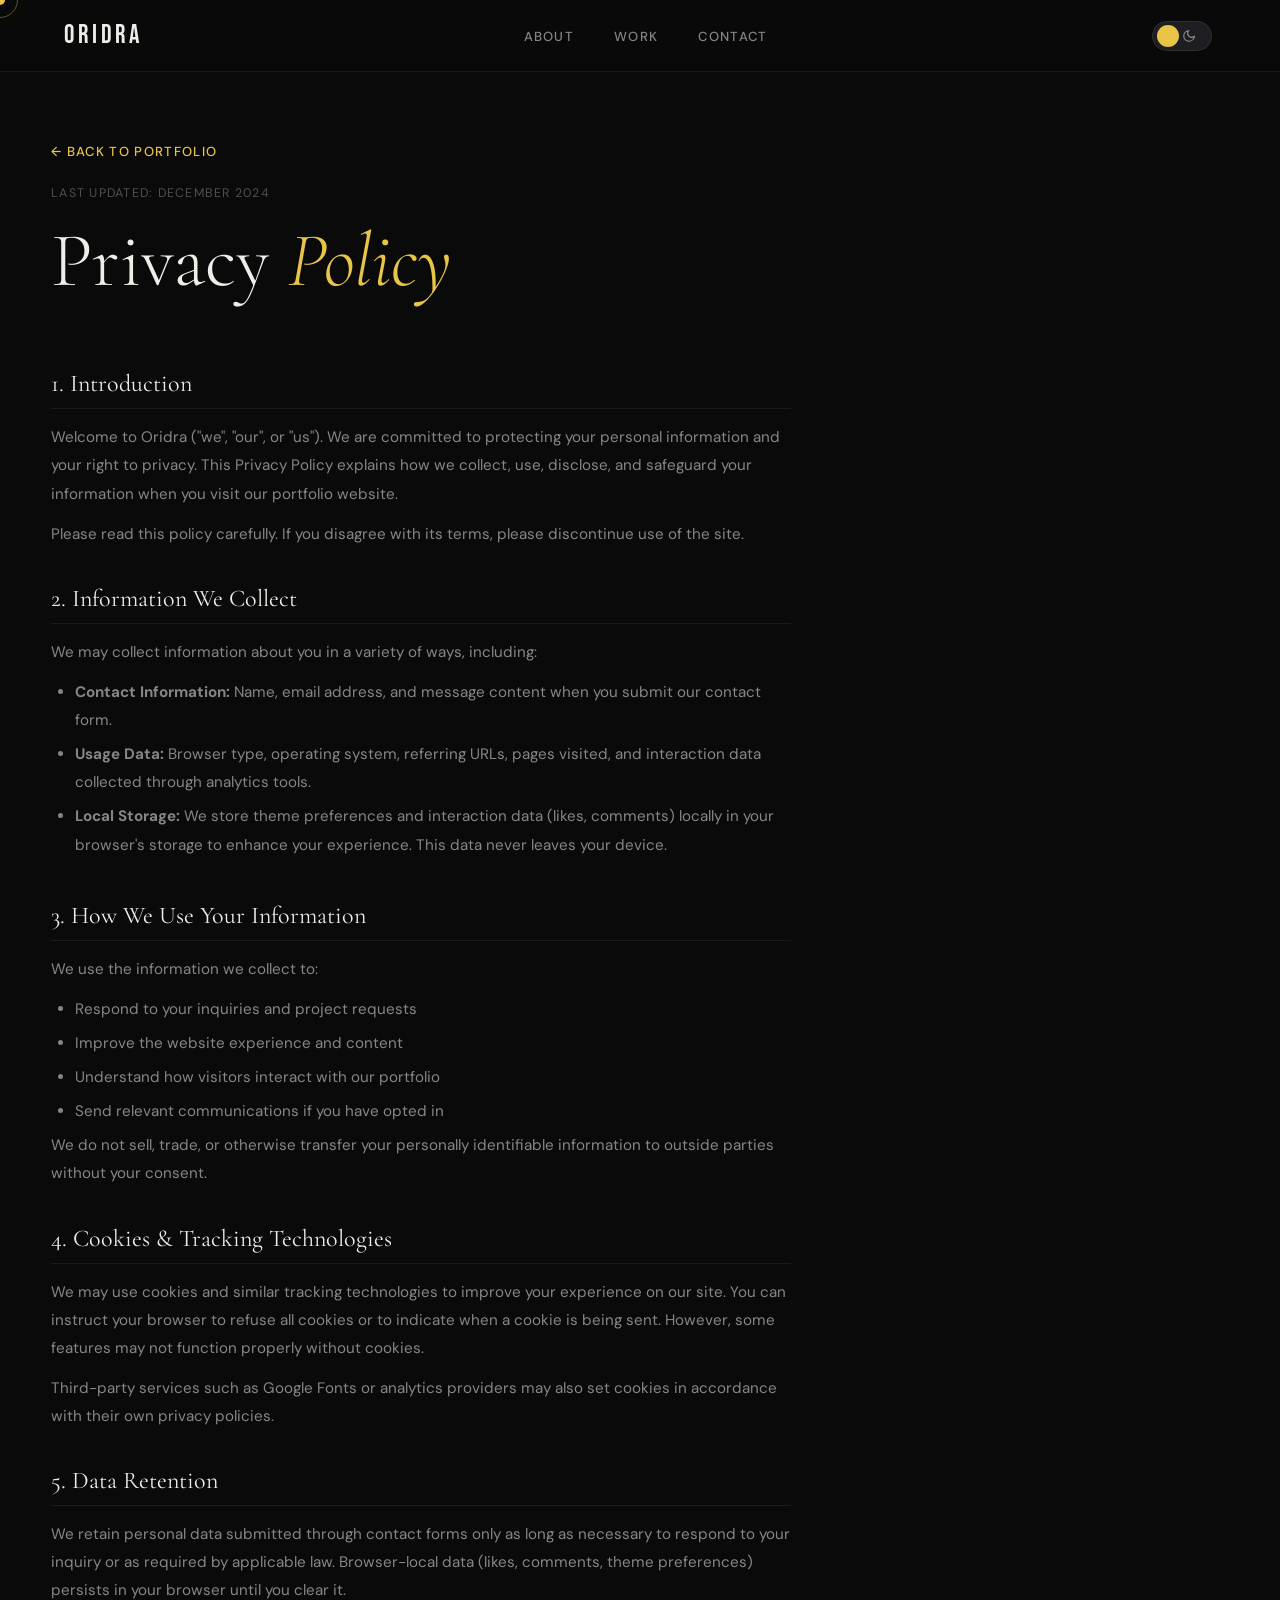
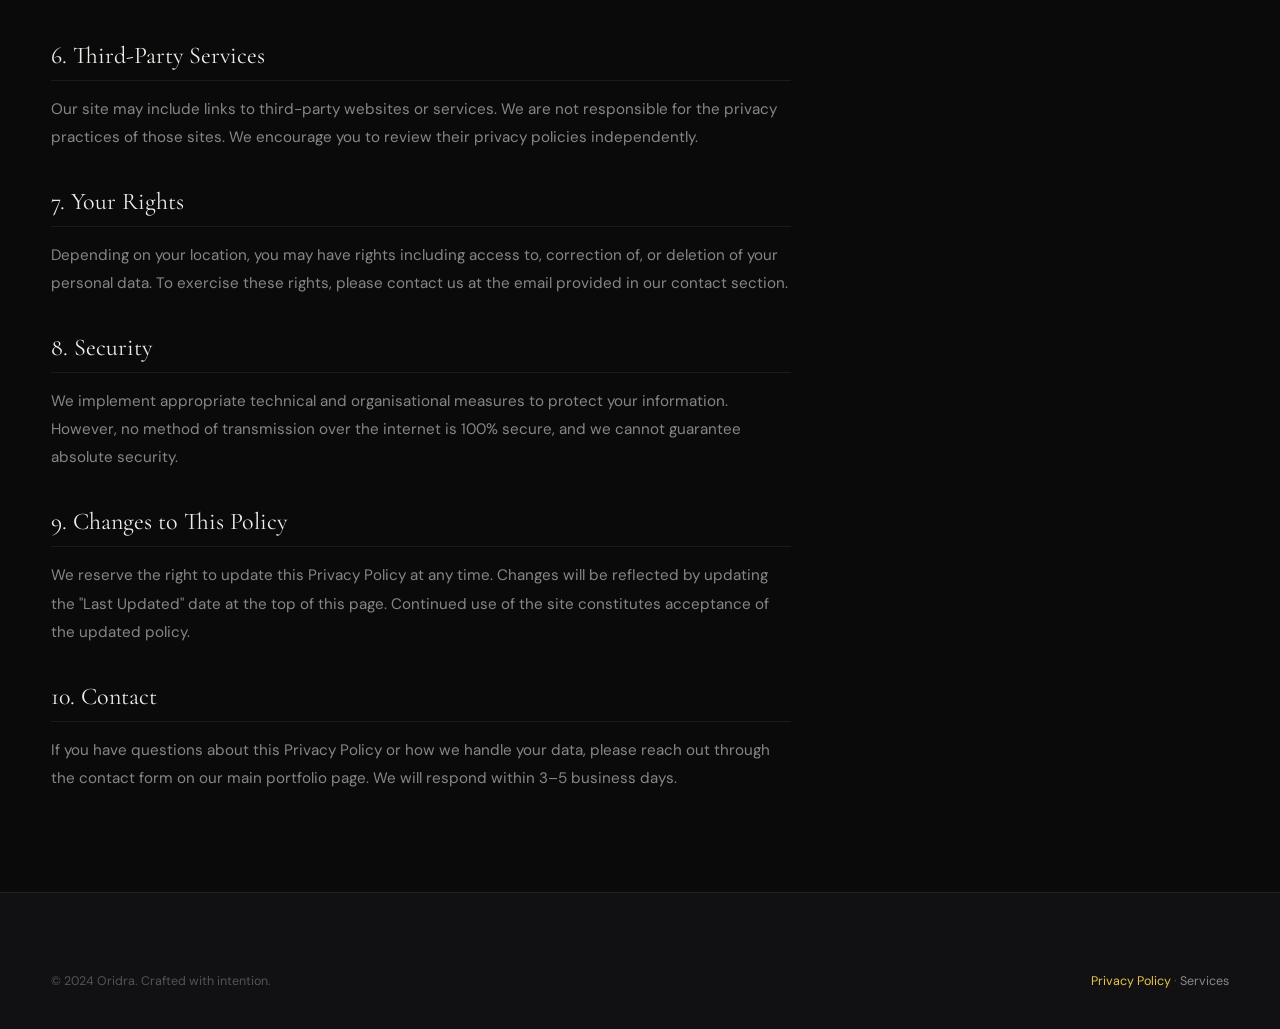
<file: privacy.html>
<!DOCTYPE html>
<html lang="en" data-theme="dark">
<head>
  <meta charset="UTF-8" />
  <meta name="viewport" content="width=device-width, initial-scale=1.0" />
  <title>Privacy Policy — Oridra</title>
  <link rel="stylesheet" href="style.css" />
  <link href="https://fonts.googleapis.com/css2?family=Cormorant+Garamond:ital,wght@0,300;0,400;0,600;1,300;1,400&family=DM+Sans:opsz,wght@9..40,300;9..40,400;9..40,500&family=Bebas+Neue&display=swap" rel="stylesheet" />
  <style>
    .inner-page { padding: 140px 0 100px; }
    .inner-page .page-header { margin-bottom: 64px; }
    .inner-page h1 {
      font-family: var(--font-serif);
      font-size: clamp(2.5rem, 6vw, 5rem);
      font-weight: 300; line-height: 1.15;
      color: var(--text-primary);
      margin-top: 16px;
    }
    .inner-page h1 em { font-style: italic; color: var(--accent); }
    .prose {
      max-width: 740px;
      display: flex; flex-direction: column; gap: 36px;
    }
    .prose-section h2 {
      font-family: var(--font-serif);
      font-size: 1.5rem; font-weight: 400;
      color: var(--text-primary);
      margin-bottom: 14px;
      padding-bottom: 10px;
      border-bottom: 1px solid var(--border);
    }
    .prose-section p {
      color: var(--text-secondary);
      line-height: 1.85;
      font-size: 0.95rem;
      margin-bottom: 12px;
    }
    .prose-section p:last-child { margin-bottom: 0; }
    .prose-section ul {
      list-style: disc;
      padding-left: 24px;
      color: var(--text-secondary);
      font-size: 0.95rem;
      line-height: 1.85;
    }
    .prose-section ul li { margin-bottom: 6px; }
    .last-updated {
      font-size: 0.78rem;
      letter-spacing: 0.1em;
      color: var(--text-muted);
      text-transform: uppercase;
    }
    .back-btn {
      display: inline-flex; align-items: center; gap: 8px;
      font-size: 0.82rem; font-weight: 500;
      letter-spacing: 0.1em; text-transform: uppercase;
      color: var(--accent);
      transition: gap var(--transition-spring);
    }
    .back-btn:hover { gap: 12px; }
  </style>
</head>
<body>

  <div class="cursor" id="cursor"></div>
  <div class="cursor-follower" id="cursorFollower"></div>

  <nav class="nav" id="nav">
    <a href="index.html" class="nav-logo">ORIDRA</a>
    <ul class="nav-links">
      <li><a href="index.html#about" class="nav-link">About</a></li>
      <li><a href="index.html#work" class="nav-link">Work</a></li>
      <li><a href="index.html#contact" class="nav-link">Contact</a></li>
    </ul>
    <div class="nav-right">
      <button class="theme-toggle" id="themeToggle" aria-label="Toggle theme">
        <div class="toggle-track">
          <div class="toggle-sun"><svg viewBox="0 0 24 24" fill="none" stroke="currentColor" stroke-width="2"><circle cx="12" cy="12" r="5"/><line x1="12" y1="1" x2="12" y2="3"/><line x1="12" y1="21" x2="12" y2="23"/><line x1="4.22" y1="4.22" x2="5.64" y2="5.64"/><line x1="18.36" y1="18.36" x2="19.78" y2="19.78"/><line x1="1" y1="12" x2="3" y2="12"/><line x1="21" y1="12" x2="23" y2="12"/><line x1="4.22" y1="19.78" x2="5.64" y2="18.36"/><line x1="18.36" y1="5.64" x2="19.78" y2="4.22"/></svg></div>
          <div class="toggle-moon"><svg viewBox="0 0 24 24" fill="none" stroke="currentColor" stroke-width="2"><path d="M21 12.79A9 9 0 1 1 11.21 3 7 7 0 0 0 21 12.79z"/></svg></div>
          <div class="toggle-thumb" id="toggleThumb"></div>
        </div>
      </button>
    </div>
  </nav>

  <section class="inner-page">
    <div class="container">
      <div class="page-header">
        <a href="index.html" class="back-btn">← Back to Portfolio</a>
        <p class="last-updated" style="margin-top: 24px;">Last Updated: December 2024</p>
        <h1>Privacy <em>Policy</em></h1>
      </div>

      <div class="prose">
        <div class="prose-section">
          <h2>1. Introduction</h2>
          <p>Welcome to Oridra ("we", "our", or "us"). We are committed to protecting your personal information and your right to privacy. This Privacy Policy explains how we collect, use, disclose, and safeguard your information when you visit our portfolio website.</p>
          <p>Please read this policy carefully. If you disagree with its terms, please discontinue use of the site.</p>
        </div>

        <div class="prose-section">
          <h2>2. Information We Collect</h2>
          <p>We may collect information about you in a variety of ways, including:</p>
          <ul>
            <li><strong>Contact Information:</strong> Name, email address, and message content when you submit our contact form.</li>
            <li><strong>Usage Data:</strong> Browser type, operating system, referring URLs, pages visited, and interaction data collected through analytics tools.</li>
            <li><strong>Local Storage:</strong> We store theme preferences and interaction data (likes, comments) locally in your browser's storage to enhance your experience. This data never leaves your device.</li>
          </ul>
        </div>

        <div class="prose-section">
          <h2>3. How We Use Your Information</h2>
          <p>We use the information we collect to:</p>
          <ul>
            <li>Respond to your inquiries and project requests</li>
            <li>Improve the website experience and content</li>
            <li>Understand how visitors interact with our portfolio</li>
            <li>Send relevant communications if you have opted in</li>
          </ul>
          <p>We do not sell, trade, or otherwise transfer your personally identifiable information to outside parties without your consent.</p>
        </div>

        <div class="prose-section">
          <h2>4. Cookies &amp; Tracking Technologies</h2>
          <p>We may use cookies and similar tracking technologies to improve your experience on our site. You can instruct your browser to refuse all cookies or to indicate when a cookie is being sent. However, some features may not function properly without cookies.</p>
          <p>Third-party services such as Google Fonts or analytics providers may also set cookies in accordance with their own privacy policies.</p>
        </div>

        <div class="prose-section">
          <h2>5. Data Retention</h2>
          <p>We retain personal data submitted through contact forms only as long as necessary to respond to your inquiry or as required by applicable law. Browser-local data (likes, comments, theme preferences) persists in your browser until you clear it.</p>
        </div>

        <div class="prose-section">
          <h2>6. Third-Party Services</h2>
          <p>Our site may include links to third-party websites or services. We are not responsible for the privacy practices of those sites. We encourage you to review their privacy policies independently.</p>
        </div>

        <div class="prose-section">
          <h2>7. Your Rights</h2>
          <p>Depending on your location, you may have rights including access to, correction of, or deletion of your personal data. To exercise these rights, please contact us at the email provided in our contact section.</p>
        </div>

        <div class="prose-section">
          <h2>8. Security</h2>
          <p>We implement appropriate technical and organisational measures to protect your information. However, no method of transmission over the internet is 100% secure, and we cannot guarantee absolute security.</p>
        </div>

        <div class="prose-section">
          <h2>9. Changes to This Policy</h2>
          <p>We reserve the right to update this Privacy Policy at any time. Changes will be reflected by updating the "Last Updated" date at the top of this page. Continued use of the site constitutes acceptance of the updated policy.</p>
        </div>

        <div class="prose-section">
          <h2>10. Contact</h2>
          <p>If you have questions about this Privacy Policy or how we handle your data, please reach out through the contact form on our main portfolio page. We will respond within 3–5 business days.</p>
        </div>
      </div>
    </div>
  </section>

  <footer class="footer">
    <div class="container">
      <div class="footer-bottom">
        <p>© 2024 Oridra. Crafted with intention.</p>
        <p><a href="privacy.html" style="color:var(--accent)">Privacy Policy</a> · <a href="services.html" style="color:var(--text-secondary)">Services</a></p>
      </div>
    </div>
  </footer>

  <script src="main.js"></script>
</body>
</html>
</file>
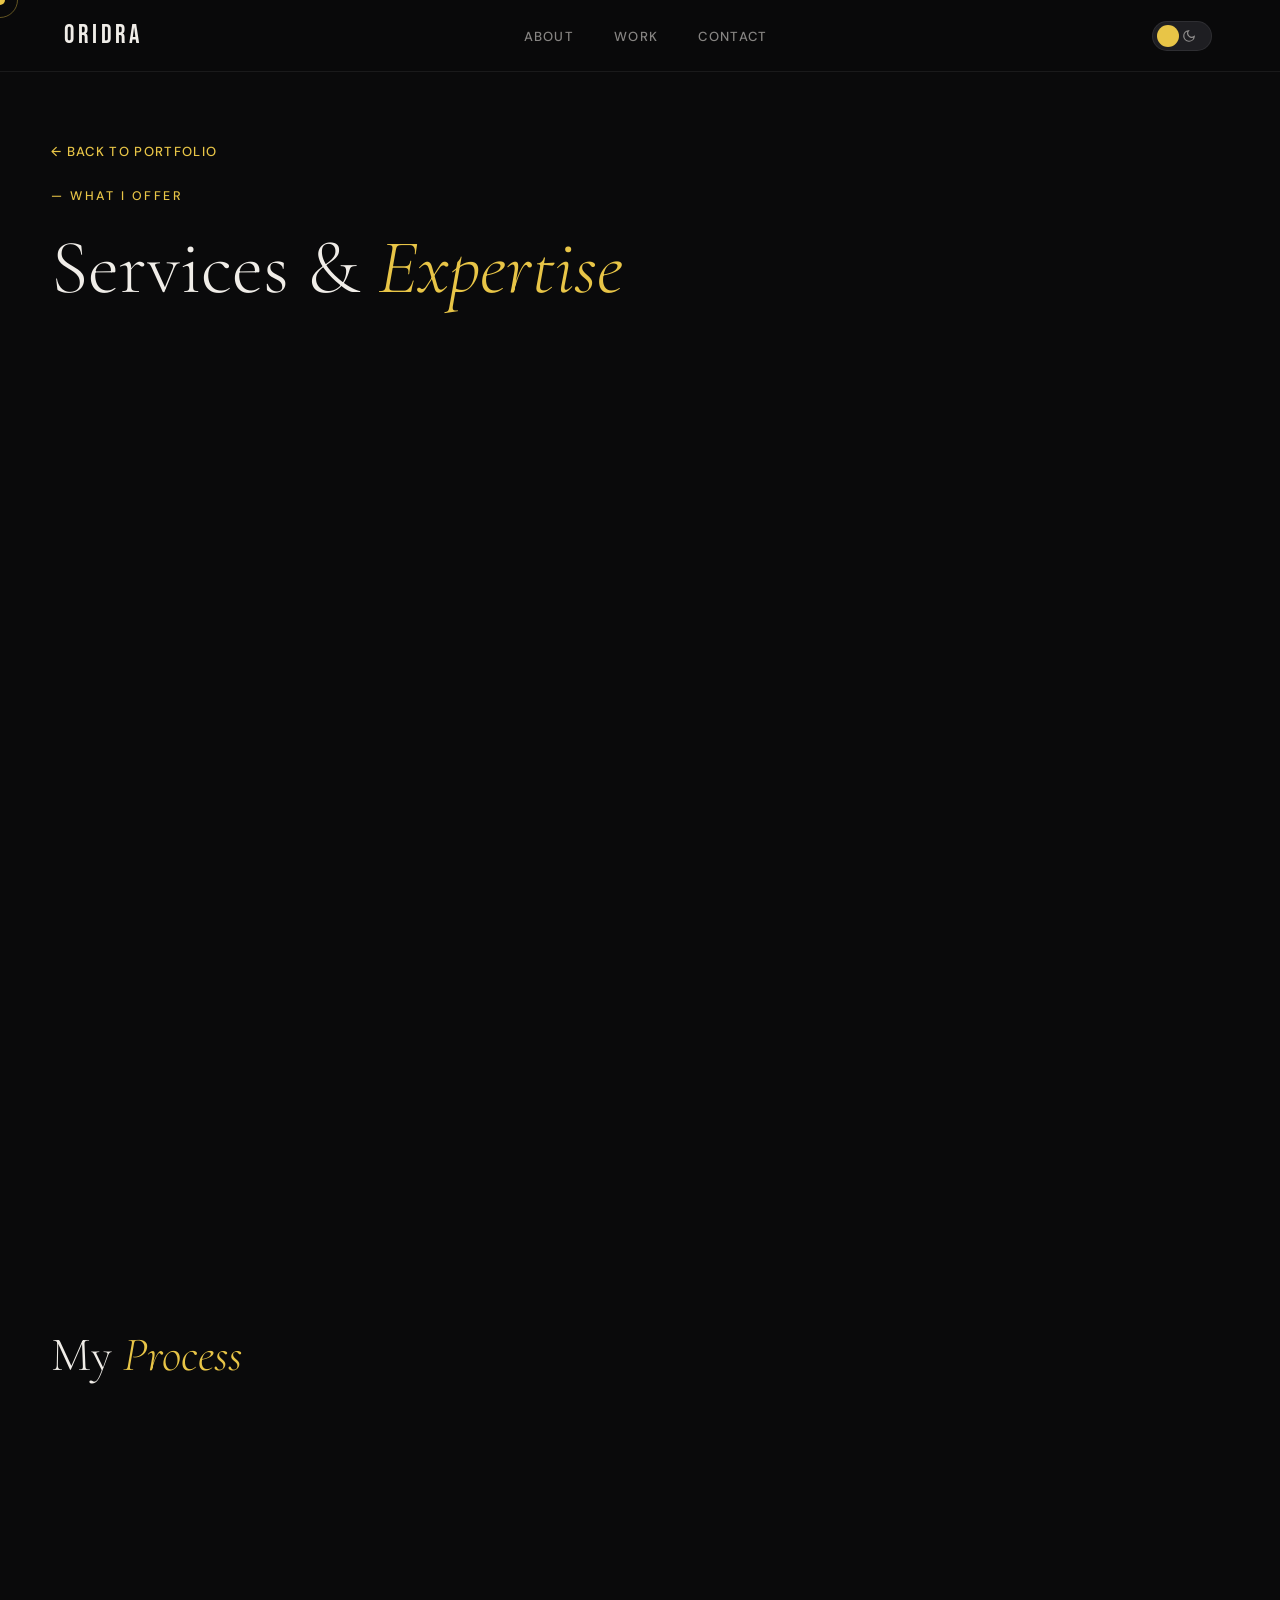
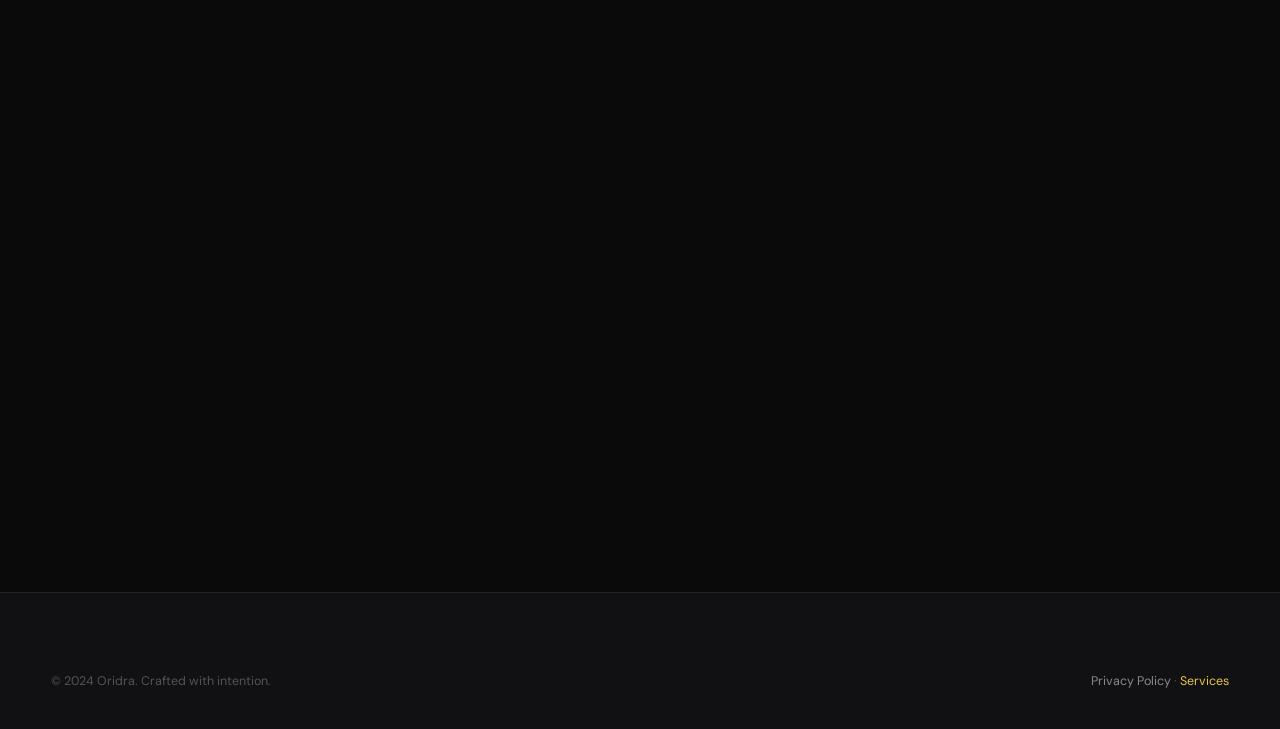
<file: services.html>
<!DOCTYPE html>
<html lang="en" data-theme="dark">
<head>
  <meta charset="UTF-8" />
  <meta name="viewport" content="width=device-width, initial-scale=1.0" />
  <title>Services — Oridra</title>
  <link rel="stylesheet" href="style.css" />
  <link href="https://fonts.googleapis.com/css2?family=Cormorant+Garamond:ital,wght@0,300;0,400;0,600;1,300;1,400&family=DM+Sans:opsz,wght@9..40,300;9..40,400;9..40,500&family=Bebas+Neue&display=swap" rel="stylesheet" />
  <style>
    .inner-page { padding: 140px 0 100px; }
    .inner-page h1 {
      font-family: var(--font-serif);
      font-size: clamp(2.5rem, 6vw, 5rem);
      font-weight: 300; line-height: 1.15;
      color: var(--text-primary);
      margin-top: 16px;
      margin-bottom: 64px;
    }
    .inner-page h1 em { font-style: italic; color: var(--accent); }
    .back-btn {
      display: inline-flex; align-items: center; gap: 8px;
      font-size: 0.82rem; font-weight: 500;
      letter-spacing: 0.1em; text-transform: uppercase;
      color: var(--accent);
      transition: gap var(--transition-spring);
      margin-bottom: 28px;
    }
    .back-btn:hover { gap: 12px; }

    /* Services Grid */
    .services-grid {
      display: grid;
      grid-template-columns: repeat(auto-fill, minmax(300px, 1fr));
      gap: 24px;
      margin-bottom: 80px;
    }
    .service-card {
      background: var(--bg-card);
      border: 1px solid var(--border);
      border-radius: var(--radius-md);
      padding: 36px 32px;
      transition: all var(--transition-smooth);
      position: relative;
      overflow: hidden;
    }
    .service-card::before {
      content: '';
      position: absolute; top: 0; left: 0; right: 0; height: 2px;
      background: linear-gradient(90deg, transparent, var(--accent), transparent);
      transform: scaleX(0);
      transition: transform var(--transition-smooth);
    }
    .service-card:hover::before { transform: scaleX(1); }
    .service-card:hover {
      border-color: var(--border-hover);
      transform: translateY(-4px);
      box-shadow: 0 16px 48px rgba(0,0,0,0.12);
    }
    .service-icon {
      width: 52px; height: 52px;
      background: rgba(var(--accent-rgb), 0.1);
      border: 1px solid rgba(var(--accent-rgb), 0.2);
      border-radius: var(--radius-sm);
      display: flex; align-items: center; justify-content: center;
      font-size: 1.5rem;
      margin-bottom: 24px;
      transition: all var(--transition-smooth);
    }
    .service-card:hover .service-icon {
      background: rgba(var(--accent-rgb), 0.18);
      transform: scale(1.05);
    }
    .service-name {
      font-family: var(--font-serif);
      font-size: 1.35rem; font-weight: 400;
      color: var(--text-primary);
      margin-bottom: 12px;
    }
    .service-desc {
      font-size: 0.88rem;
      color: var(--text-secondary);
      line-height: 1.75;
      margin-bottom: 20px;
    }
    .service-features {
      display: flex; flex-direction: column; gap: 6px;
      margin-bottom: 24px;
    }
    .service-feature {
      display: flex; align-items: center; gap: 10px;
      font-size: 0.82rem;
      color: var(--text-secondary);
    }
    .service-feature::before {
      content: '✓';
      color: var(--accent);
      font-weight: 700;
      flex-shrink: 0;
    }
    .service-price {
      font-family: var(--font-display);
      font-size: 1.6rem;
      letter-spacing: 0.05em;
      color: var(--text-primary);
    }
    .service-price span {
      font-family: var(--font-body);
      font-size: 0.8rem;
      color: var(--text-muted);
      font-weight: 400;
    }

    /* Process Section */
    .process-section { margin-bottom: 80px; }
    .process-section h2 {
      font-family: var(--font-serif);
      font-size: clamp(1.8rem, 4vw, 3rem);
      font-weight: 300;
      color: var(--text-primary);
      margin-bottom: 48px;
    }
    .process-section h2 em { font-style: italic; color: var(--accent); }
    .process-steps {
      display: grid;
      grid-template-columns: repeat(auto-fill, minmax(200px, 1fr));
      gap: 2px;
    }
    .process-step {
      background: var(--bg-card);
      padding: 36px 28px;
      border: 1px solid var(--border);
    }
    .step-num {
      font-family: var(--font-display);
      font-size: 3rem;
      color: rgba(var(--accent-rgb), 0.2);
      line-height: 1;
      margin-bottom: 12px;
    }
    .step-title {
      font-family: var(--font-serif);
      font-size: 1.1rem; font-weight: 400;
      color: var(--text-primary);
      margin-bottom: 8px;
    }
    .step-desc {
      font-size: 0.82rem;
      color: var(--text-secondary);
      line-height: 1.6;
    }

    /* CTA Banner */
    .cta-banner {
      background: var(--surface);
      border: 1px solid var(--border);
      border-radius: var(--radius-lg);
      padding: 64px 48px;
      text-align: center;
    }
    .cta-banner h2 {
      font-family: var(--font-serif);
      font-size: clamp(1.8rem, 4vw, 3rem);
      font-weight: 300;
      color: var(--text-primary);
      margin-bottom: 16px;
    }
    .cta-banner h2 em { font-style: italic; color: var(--accent); }
    .cta-banner p {
      color: var(--text-secondary);
      font-size: 0.95rem;
      max-width: 480px;
      margin: 0 auto 32px;
      line-height: 1.7;
    }
    @media (max-width: 768px) {
      .services-grid { grid-template-columns: 1fr; }
      .cta-banner { padding: 40px 24px; }
    }
  </style>
</head>
<body>

  <div class="cursor" id="cursor"></div>
  <div class="cursor-follower" id="cursorFollower"></div>

  <nav class="nav" id="nav">
    <a href="index.html" class="nav-logo">ORIDRA</a>
    <ul class="nav-links">
      <li><a href="index.html#about" class="nav-link">About</a></li>
      <li><a href="index.html#work" class="nav-link">Work</a></li>
      <li><a href="index.html#contact" class="nav-link">Contact</a></li>
    </ul>
    <div class="nav-right">
      <button class="theme-toggle" id="themeToggle" aria-label="Toggle theme">
        <div class="toggle-track">
          <div class="toggle-sun"><svg viewBox="0 0 24 24" fill="none" stroke="currentColor" stroke-width="2"><circle cx="12" cy="12" r="5"/><line x1="12" y1="1" x2="12" y2="3"/><line x1="12" y1="21" x2="12" y2="23"/><line x1="4.22" y1="4.22" x2="5.64" y2="5.64"/><line x1="18.36" y1="18.36" x2="19.78" y2="19.78"/><line x1="1" y1="12" x2="3" y2="12"/><line x1="21" y1="12" x2="23" y2="12"/><line x1="4.22" y1="19.78" x2="5.64" y2="18.36"/><line x1="18.36" y1="5.64" x2="19.78" y2="4.22"/></svg></div>
          <div class="toggle-moon"><svg viewBox="0 0 24 24" fill="none" stroke="currentColor" stroke-width="2"><path d="M21 12.79A9 9 0 1 1 11.21 3 7 7 0 0 0 21 12.79z"/></svg></div>
          <div class="toggle-thumb" id="toggleThumb"></div>
        </div>
      </button>
    </div>
  </nav>

  <section class="inner-page">
    <div class="container">
      <a href="index.html" class="back-btn">← Back to Portfolio</a>
      <div class="section-label">— What I Offer</div>
      <h1>Services &amp; <em>Expertise</em></h1>

      <!-- Services Grid -->
      <div class="services-grid">

        <div class="service-card reveal-up">
          <div class="service-icon">◈</div>
          <div class="service-name">Brand Identity Design</div>
          <p class="service-desc">Complete visual identity systems that communicate your brand's values and differentiate you in the market.</p>
          <div class="service-features">
            <div class="service-feature">Logo design &amp; variations</div>
            <div class="service-feature">Color &amp; typography system</div>
            <div class="service-feature">Brand guidelines document</div>
            <div class="service-feature">Stationery &amp; collateral</div>
          </div>
          <div class="service-price">From $1,500 <span>/ project</span></div>
        </div>

        <div class="service-card reveal-up" data-delay="100">
          <div class="service-icon">⬡</div>
          <div class="service-name">UI/UX Design</div>
          <p class="service-desc">User-centered interface design that balances aesthetics with intuitive usability for digital products.</p>
          <div class="service-features">
            <div class="service-feature">User research &amp; wireframing</div>
            <div class="service-feature">High-fidelity UI design</div>
            <div class="service-feature">Interactive prototypes</div>
            <div class="service-feature">Design system creation</div>
          </div>
          <div class="service-price">From $2,000 <span>/ project</span></div>
        </div>

        <div class="service-card reveal-up" data-delay="200">
          <div class="service-icon">◉</div>
          <div class="service-name">Web Development</div>
          <p class="service-desc">Performant, responsive websites and web applications built with modern technologies and clean code.</p>
          <div class="service-features">
            <div class="service-feature">React / Next.js / Webflow</div>
            <div class="service-feature">Custom animations &amp; interactions</div>
            <div class="service-feature">CMS integration</div>
            <div class="service-feature">Performance optimisation</div>
          </div>
          <div class="service-price">From $3,000 <span>/ project</span></div>
        </div>

        <div class="service-card reveal-up">
          <div class="service-icon">⬟</div>
          <div class="service-name">Motion Design</div>
          <p class="service-desc">Cinematic animations and motion graphics that bring your brand to life across digital touchpoints.</p>
          <div class="service-features">
            <div class="service-feature">Logo animations</div>
            <div class="service-feature">UI micro-interactions</div>
            <div class="service-feature">Scroll-based animations</div>
            <div class="service-feature">Video &amp; social content</div>
          </div>
          <div class="service-price">From $800 <span>/ project</span></div>
        </div>

        <div class="service-card reveal-up" data-delay="100">
          <div class="service-icon">⬢</div>
          <div class="service-name">Creative Direction</div>
          <p class="service-desc">Strategic creative guidance for campaigns, launches, and digital presences that demand clarity of vision.</p>
          <div class="service-features">
            <div class="service-feature">Campaign concept &amp; strategy</div>
            <div class="service-feature">Art direction</div>
            <div class="service-feature">Team oversight &amp; review</div>
            <div class="service-feature">Brand voice alignment</div>
          </div>
          <div class="service-price">From $4,500 <span>/ project</span></div>
        </div>

        <div class="service-card reveal-up" data-delay="200">
          <div class="service-icon">◆</div>
          <div class="service-name">Consulting &amp; Audit</div>
          <p class="service-desc">In-depth analysis of your existing digital presence with actionable recommendations for improvement.</p>
          <div class="service-features">
            <div class="service-feature">UX audit report</div>
            <div class="service-feature">Brand consistency review</div>
            <div class="service-feature">Competitor analysis</div>
            <div class="service-feature">Improvement roadmap</div>
          </div>
          <div class="service-price">From $600 <span>/ session</span></div>
        </div>

      </div>

      <!-- Process Section -->
      <div class="process-section">
        <h2>My <em>Process</em></h2>
        <div class="process-steps">
          <div class="process-step reveal-up">
            <div class="step-num">01</div>
            <div class="step-title">Discover</div>
            <p class="step-desc">Deep-dive into your goals, audience, and competitive landscape to define a clear creative direction.</p>
          </div>
          <div class="process-step reveal-up" data-delay="100">
            <div class="step-num">02</div>
            <div class="step-title">Design</div>
            <p class="step-desc">Iterative design with regular feedback loops, starting from concepts to polished high-fidelity outputs.</p>
          </div>
          <div class="process-step reveal-up" data-delay="200">
            <div class="step-num">03</div>
            <div class="step-title">Build</div>
            <p class="step-desc">Clean, performant code or assets delivered with thorough documentation and handoff materials.</p>
          </div>
          <div class="process-step reveal-up" data-delay="300">
            <div class="step-num">04</div>
            <div class="step-title">Launch</div>
            <p class="step-desc">Seamless deployment with post-launch support to ensure everything performs exactly as intended.</p>
          </div>
        </div>
      </div>

      <!-- CTA Banner -->
      <div class="cta-banner reveal-up">
        <h2>Ready to start your <em>project</em>?</h2>
        <p>Let's discuss your vision and craft something that makes a lasting impression. All projects start with a free 30-minute discovery call.</p>
        <a href="index.html#contact" class="btn btn-primary">Book a Discovery Call →</a>
      </div>
    </div>
  </section>

  <footer class="footer">
    <div class="container">
      <div class="footer-bottom">
        <p>© 2024 Oridra. Crafted with intention.</p>
        <p><a href="privacy.html" style="color:var(--text-secondary)">Privacy Policy</a> · <a href="services.html" style="color:var(--accent)">Services</a></p>
      </div>
    </div>
  </footer>

  <script src="main.js"></script>
</body>
</html>
</file>
<file: style.css>
/* ============================================================
   ORIDRA — PORTFOLIO STYLESHEET
   Themes: Dark (default) | Light
   Typography: Cormorant Garamond + DM Sans + Bebas Neue
============================================================ */

/* ---- CSS CUSTOM PROPERTIES (TOKENS) ---- */
:root {
  --font-display: 'Bebas Neue', sans-serif;
  --font-serif: 'Cormorant Garamond', Georgia, serif;
  --font-body: 'DM Sans', sans-serif;

  --radius-sm: 8px;
  --radius-md: 16px;
  --radius-lg: 24px;
  --radius-xl: 40px;

  --transition-fast: 0.2s cubic-bezier(0.4, 0, 0.2, 1);
  --transition-smooth: 0.4s cubic-bezier(0.4, 0, 0.2, 1);
  --transition-spring: 0.5s cubic-bezier(0.34, 1.56, 0.64, 1);
}

/* ---- DARK THEME ---- */
[data-theme="dark"] {
  --bg:         #0a0a0b;
  --bg-alt:     #111113;
  --bg-card:    #141416;
  --bg-card-hover: #1a1a1e;
  --surface:    #1e1e22;
  --border:     rgba(255,255,255,0.07);
  --border-hover: rgba(255,255,255,0.15);

  --text-primary:   #f0ede8;
  --text-secondary: rgba(240,237,232,0.55);
  --text-muted:     rgba(240,237,232,0.3);

  --accent:     #e8c547;
  --accent-rgb: 232, 197, 71;
  --accent-alt: #f0a050;

  --nav-bg:     rgba(10,10,11,0.85);
  --loader-bg:  #0a0a0b;

  --orb-1: radial-gradient(circle, rgba(232,197,71,0.12) 0%, transparent 70%);
  --orb-2: radial-gradient(circle, rgba(240,100,80,0.08) 0%, transparent 70%);
  --orb-3: radial-gradient(circle, rgba(90,156,245,0.1) 0%, transparent 70%);
  --grid-color: rgba(255,255,255,0.03);
}

/* ---- LIGHT THEME ---- */
[data-theme="light"] {
  --bg:         #faf9f7;
  --bg-alt:     #f5f3f0;
  --bg-card:    #ffffff;
  --bg-card-hover: #fdf9f0;
  --surface:    #eeebe5;
  --border:     rgba(0,0,0,0.08);
  --border-hover: rgba(0,0,0,0.18);

  --text-primary:   #1a1814;
  --text-secondary: rgba(26,24,20,0.6);
  --text-muted:     rgba(26,24,20,0.35);

  --accent:     #c9a226;
  --accent-rgb: 201, 162, 38;
  --accent-alt: #d4713a;

  --nav-bg:     rgba(250,249,247,0.88);
  --loader-bg:  #faf9f7;

  --orb-1: radial-gradient(circle, rgba(201,162,38,0.1) 0%, transparent 70%);
  --orb-2: radial-gradient(circle, rgba(212,113,58,0.07) 0%, transparent 70%);
  --orb-3: radial-gradient(circle, rgba(90,156,245,0.08) 0%, transparent 70%);
  --grid-color: rgba(0,0,0,0.03);
}

/* ---- RESET & BASE ---- */
*, *::before, *::after { margin: 0; padding: 0; box-sizing: border-box; }
html { scroll-behavior: smooth; font-size: 16px; }
body {
  font-family: var(--font-body);
  background: var(--bg);
  color: var(--text-primary);
  overflow-x: hidden;
  transition: background var(--transition-smooth), color var(--transition-smooth);
}
a { text-decoration: none; color: inherit; }
ul { list-style: none; }
img { max-width: 100%; display: block; }
button { cursor: pointer; border: none; background: none; font-family: var(--font-body); }
input, textarea { font-family: var(--font-body); }

.container {
  width: min(1200px, 92%);
  margin: 0 auto;
}

/* ============================================================
   CUSTOM CURSOR
============================================================ */
.cursor {
  width: 10px; height: 10px;
  background: var(--accent);
  border-radius: 50%;
  position: fixed; top: 0; left: 0;
  pointer-events: none; z-index: 9999;
  transform: translate(-50%, -50%);
  transition: width 0.2s, height 0.2s, background 0.2s;
}
.cursor-follower {
  width: 36px; height: 36px;
  border: 1.5px solid rgba(var(--accent-rgb), 0.4);
  border-radius: 50%;
  position: fixed; top: 0; left: 0;
  pointer-events: none; z-index: 9998;
  transform: translate(-50%, -50%);
  transition: transform 0.12s ease, width 0.3s, height 0.3s, opacity 0.3s;
}
body:hover .cursor-follower { opacity: 1; }
@media (hover: none) { .cursor, .cursor-follower { display: none; } }

/* ============================================================
   LOADER
============================================================ */
.loader {
  position: fixed; inset: 0;
  background: var(--loader-bg);
  z-index: 99999;
  display: flex; flex-direction: column;
  align-items: center; justify-content: center; gap: 32px;
  transition: opacity 0.6s ease, visibility 0.6s ease;
}
.loader.hidden { opacity: 0; visibility: hidden; }

.loader-text {
  display: flex; gap: 4px;
  font-family: var(--font-display);
  font-size: clamp(3rem, 8vw, 7rem);
  letter-spacing: 0.2em;
  color: var(--text-primary);
}
.loader-text span {
  opacity: 0;
  transform: translateY(30px);
  animation: loaderChar 0.5s cubic-bezier(0.34,1.56,0.64,1) forwards;
}
.loader-text span:nth-child(1) { animation-delay: 0.0s; }
.loader-text span:nth-child(2) { animation-delay: 0.08s; }
.loader-text span:nth-child(3) { animation-delay: 0.16s; }
.loader-text span:nth-child(4) { animation-delay: 0.24s; }
.loader-text span:nth-child(5) { animation-delay: 0.32s; }
.loader-text span:nth-child(6) { animation-delay: 0.40s; }

@keyframes loaderChar {
  to { opacity: 1; transform: translateY(0); }
}

.loader-bar {
  width: min(300px, 60vw); height: 2px;
  background: var(--border);
  border-radius: 99px; overflow: hidden;
}
.loader-fill {
  height: 100%; width: 0%;
  background: var(--accent);
  border-radius: 99px;
  transition: width 1.5s cubic-bezier(0.4,0,0.2,1);
}

/* ============================================================
   NAVIGATION
============================================================ */
.nav {
  position: fixed; top: 0; left: 0; right: 0;
  height: 72px;
  padding: 0 5%;
  display: flex; align-items: center; justify-content: space-between;
  background: var(--nav-bg);
  backdrop-filter: blur(20px) saturate(180%);
  -webkit-backdrop-filter: blur(20px) saturate(180%);
  border-bottom: 1px solid var(--border);
  z-index: 1000;
  transition: all var(--transition-smooth);
}
.nav.scrolled {
  height: 60px;
  box-shadow: 0 4px 30px rgba(0,0,0,0.15);
}

.nav-logo {
  font-family: var(--font-display);
  font-size: 1.6rem;
  letter-spacing: 0.15em;
  color: var(--text-primary);
  transition: color var(--transition-fast);
}
.nav-logo:hover { color: var(--accent); }

.nav-links {
  display: flex; gap: 40px;
}
.nav-link {
  font-size: 0.82rem;
  font-weight: 500;
  letter-spacing: 0.1em;
  text-transform: uppercase;
  color: var(--text-secondary);
  position: relative;
  transition: color var(--transition-fast);
}
.nav-link::after {
  content: '';
  position: absolute; bottom: -4px; left: 0;
  width: 0%; height: 1px;
  background: var(--accent);
  transition: width var(--transition-smooth);
}
.nav-link:hover { color: var(--text-primary); }
.nav-link:hover::after { width: 100%; }

.nav-right { display: flex; align-items: center; gap: 16px; }

/* ---- THEME TOGGLE ---- */
.theme-toggle {
  padding: 4px;
  background: none;
}
.toggle-track {
  width: 60px; height: 30px;
  background: var(--surface);
  border: 1px solid var(--border);
  border-radius: 99px;
  position: relative;
  display: flex; align-items: center;
  padding: 3px;
  transition: background var(--transition-smooth);
}
.toggle-sun, .toggle-moon {
  width: 22px; height: 22px;
  display: flex; align-items: center; justify-content: center;
  flex-shrink: 0;
}
.toggle-sun svg, .toggle-moon svg { width: 14px; height: 14px; color: var(--text-secondary); }
.toggle-thumb {
  width: 22px; height: 22px;
  background: var(--accent);
  border-radius: 50%;
  position: absolute;
  left: 4px;
  transition: transform var(--transition-spring), background var(--transition-smooth);
}
[data-theme="light"] .toggle-thumb { transform: translateX(30px); }

/* Menu Button */
.nav-menu-btn {
  display: none; flex-direction: column; gap: 5px;
  width: 30px; padding: 4px;
}
.nav-menu-btn span {
  display: block; width: 100%; height: 2px;
  background: var(--text-primary);
  border-radius: 2px;
  transition: all var(--transition-fast);
}

/* Mobile Menu */
.mobile-menu {
  position: fixed; inset: 0;
  background: var(--bg);
  z-index: 9000;
  display: flex; align-items: center; justify-content: center;
  transform: translateX(100%);
  transition: transform var(--transition-smooth);
}
.mobile-menu.open { transform: translateX(0); }
.mobile-menu ul { display: flex; flex-direction: column; gap: 24px; text-align: center; }
.mobile-link {
  font-family: var(--font-display);
  font-size: clamp(2.5rem, 10vw, 5rem);
  letter-spacing: 0.1em;
  color: var(--text-secondary);
  transition: color var(--transition-fast);
}
.mobile-link:hover { color: var(--accent); }
.mobile-close {
  position: absolute; top: 24px; right: 5%;
  font-size: 1.5rem; color: var(--text-secondary);
  transition: color var(--transition-fast);
}
.mobile-close:hover { color: var(--accent); }

/* ============================================================
   HERO
============================================================ */
.hero {
  min-height: 100svh;
  padding: 120px 5% 80px;
  display: flex; align-items: center;
  position: relative; overflow: hidden;
}
.hero-bg {
  position: absolute; inset: 0;
  pointer-events: none;
}
.hero-orb {
  position: absolute;
  border-radius: 50%;
  filter: blur(80px);
  pointer-events: none;
}
.orb-1 {
  width: 600px; height: 600px;
  top: -200px; right: -100px;
  background: var(--orb-1);
  animation: orbFloat 8s ease-in-out infinite alternate;
}
.orb-2 {
  width: 400px; height: 400px;
  bottom: -100px; left: -100px;
  background: var(--orb-2);
  animation: orbFloat 10s ease-in-out infinite alternate-reverse;
}
.orb-3 {
  width: 500px; height: 500px;
  top: 50%; left: 50%;
  transform: translate(-50%, -50%);
  background: var(--orb-3);
  animation: orbFloat 12s ease-in-out infinite alternate;
}
@keyframes orbFloat {
  from { transform: translate(0, 0) scale(1); }
  to { transform: translate(30px, -30px) scale(1.05); }
}

.hero-grid {
  position: absolute; inset: 0;
  background-image:
    linear-gradient(var(--grid-color) 1px, transparent 1px),
    linear-gradient(90deg, var(--grid-color) 1px, transparent 1px);
  background-size: 60px 60px;
}

.hero-content {
  position: relative; z-index: 1;
  max-width: 900px;
}

.hero-tag {
  display: inline-flex; align-items: center; gap: 10px;
  font-size: 0.8rem; font-weight: 500;
  letter-spacing: 0.15em; text-transform: uppercase;
  color: var(--accent);
  margin-bottom: 24px;
}
.hero-tag::before {
  content: '';
  width: 32px; height: 1px;
  background: var(--accent);
}

.hero-title {
  display: flex; flex-direction: column;
  font-family: var(--font-display);
  font-size: clamp(4rem, 11vw, 10rem);
  line-height: 0.92;
  letter-spacing: 0.02em;
  color: var(--text-primary);
  margin-bottom: 28px;
}
.title-line { overflow: hidden; }
.title-line.italic {
  font-family: var(--font-serif);
  font-style: italic;
  font-weight: 300;
  font-size: 0.9em;
  color: var(--accent);
}

.hero-sub {
  font-size: 0.9rem;
  letter-spacing: 0.25em;
  text-transform: uppercase;
  color: var(--text-secondary);
  margin-bottom: 48px;
}

.hero-cta { display: flex; gap: 16px; flex-wrap: wrap; }

/* ---- BUTTONS ---- */
.btn {
  display: inline-flex; align-items: center; gap: 8px;
  padding: 14px 32px;
  font-size: 0.85rem; font-weight: 500;
  letter-spacing: 0.08em; text-transform: uppercase;
  border-radius: var(--radius-sm);
  transition: all var(--transition-spring);
  position: relative; overflow: hidden;
}
.btn::before {
  content: '';
  position: absolute; inset: 0;
  background: rgba(255,255,255,0.1);
  transform: translateX(-100%);
  transition: transform var(--transition-smooth);
}
.btn:hover::before { transform: translateX(0); }

.btn-primary {
  background: var(--accent);
  color: #0a0a0b;
  box-shadow: 0 0 30px rgba(var(--accent-rgb), 0.25);
}
.btn-primary:hover {
  transform: translateY(-2px);
  box-shadow: 0 8px 40px rgba(var(--accent-rgb), 0.4);
}
.btn-ghost {
  background: transparent;
  color: var(--text-primary);
  border: 1px solid var(--border-hover);
}
.btn-ghost:hover {
  border-color: var(--accent);
  color: var(--accent);
  transform: translateY(-2px);
}

.hero-scroll-hint {
  position: absolute; bottom: 36px; left: 5%;
  display: flex; align-items: center; gap: 12px;
  font-size: 0.75rem; letter-spacing: 0.15em;
  text-transform: uppercase;
  color: var(--text-muted);
}
.scroll-line {
  width: 1px; height: 48px;
  background: linear-gradient(to bottom, transparent, var(--text-muted));
  animation: scrollPulse 2s ease-in-out infinite;
}
@keyframes scrollPulse {
  0%, 100% { opacity: 0.4; }
  50% { opacity: 1; }
}

/* ---- Floating Badge ---- */
.hero-badge {
  position: absolute; bottom: 60px; right: 6%;
  width: 100px; height: 100px;
  display: flex; align-items: center; justify-content: center;
  animation: badgeSpin 12s linear infinite;
  color: var(--text-secondary);
  font-size: 0.6rem;
}
.badge-ring { width: 100%; height: 100%; }
.badge-dot {
  position: absolute;
  width: 10px; height: 10px;
  background: #34d399;
  border-radius: 50%;
  box-shadow: 0 0 8px #34d399;
  animation: badgePulse 2s ease-in-out infinite;
}
@keyframes badgeSpin { to { transform: rotate(360deg); } }
@keyframes badgePulse {
  0%, 100% { transform: scale(1); box-shadow: 0 0 8px #34d399; }
  50% { transform: scale(1.3); box-shadow: 0 0 16px #34d399; }
}
@media (max-width: 768px) { .hero-badge { display: none; } }

/* ============================================================
   MARQUEE
============================================================ */
.marquee-section {
  overflow: hidden;
  border-top: 1px solid var(--border);
  border-bottom: 1px solid var(--border);
  padding: 18px 0;
  background: var(--bg-alt);
}
.marquee-track { display: flex; }
.marquee-inner {
  display: flex; align-items: center; gap: 40px;
  white-space: nowrap;
  animation: marqueeScroll 20s linear infinite;
  font-family: var(--font-display);
  font-size: 1.1rem;
  letter-spacing: 0.1em;
  color: var(--text-secondary);
}
.marquee-inner.reverse { animation-direction: reverse; }
.marquee-dot {
  color: var(--accent);
  font-size: 0.7rem;
  flex-shrink: 0;
}
.marquee-section:hover .marquee-inner { animation-play-state: paused; }
@keyframes marqueeScroll {
  from { transform: translateX(0); }
  to { transform: translateX(-50%); }
}

/* ============================================================
   ABOUT
============================================================ */
.about {
  padding: 120px 0;
  position: relative;
}
.section-label {
  font-size: 0.78rem;
  letter-spacing: 0.2em;
  text-transform: uppercase;
  color: var(--accent);
  margin-bottom: 20px;
  font-weight: 500;
}
.section-title {
  font-family: var(--font-serif);
  font-size: clamp(2.4rem, 5vw, 4rem);
  font-weight: 300;
  line-height: 1.2;
  color: var(--text-primary);
  margin-bottom: 40px;
}
.section-title em {
  font-style: italic;
  color: var(--accent);
}

.about-grid {
  display: grid;
  grid-template-columns: 1fr 1fr;
  gap: 80px;
  align-items: center;
  margin-top: 48px;
}

.about-text {
  color: var(--text-secondary);
  font-size: 1.05rem;
  line-height: 1.8;
  margin-bottom: 20px;
}

.about-skills {
  display: flex; flex-wrap: wrap; gap: 8px;
  margin-top: 32px;
}
.skill-tag {
  padding: 6px 14px;
  background: var(--surface);
  border: 1px solid var(--border);
  border-radius: 99px;
  font-size: 0.78rem;
  font-weight: 500;
  letter-spacing: 0.05em;
  color: var(--text-secondary);
  transition: all var(--transition-fast);
}
.skill-tag:hover {
  border-color: var(--accent);
  color: var(--accent);
  background: rgba(var(--accent-rgb), 0.05);
}

.about-img-wrap {
  position: relative;
  aspect-ratio: 3 / 4;
  max-width: 400px;
  margin: 0 auto;
}
.about-img-inner {
  width: 100%; height: 100%;
  border-radius: var(--radius-lg);
  overflow: hidden;
  background: var(--surface);
  display: flex; align-items: center; justify-content: center;
  border: 1px solid var(--border);
}
.about-placeholder {
  width: 100%; height: 100%;
  background: linear-gradient(135deg, var(--surface) 0%, var(--bg-card) 100%);
  display: flex; align-items: center; justify-content: center;
}
.placeholder-monogram {
  font-family: var(--font-display);
  font-size: 8rem;
  letter-spacing: 0.1em;
  color: var(--accent);
  opacity: 0.6;
}
.about-img-deco {
  position: absolute;
  width: 100%; height: 100%;
  top: 16px; left: 16px;
  border: 1px solid var(--accent);
  border-radius: var(--radius-lg);
  z-index: -1;
  opacity: 0.3;
  transition: all var(--transition-smooth);
}
.about-img-wrap:hover .about-img-deco { top: 24px; left: 24px; opacity: 0.5; }

/* ============================================================
   STATS
============================================================ */
.stats {
  padding: 100px 0;
  position: relative;
  overflow: hidden;
}
.stats-bg {
  position: absolute; inset: 0;
  background: var(--bg-alt);
}
.stats-grid {
  display: grid;
  grid-template-columns: repeat(3, 1fr);
  gap: 2px;
  position: relative;
}

.stat-card {
  background: var(--bg-card);
  padding: 60px 48px;
  text-align: center;
  position: relative;
  overflow: hidden;
  transition: background var(--transition-smooth);
}
.stat-card::before {
  content: '';
  position: absolute; top: 0; left: 0; right: 0;
  height: 2px;
  background: linear-gradient(90deg, transparent, var(--accent), transparent);
  transform: scaleX(0);
  transition: transform var(--transition-smooth);
}
.stat-card:hover::before { transform: scaleX(1); }
.stat-card:hover { background: var(--bg-card-hover); }

.stat-number {
  display: inline;
  font-family: var(--font-display);
  font-size: clamp(3.5rem, 7vw, 6rem);
  letter-spacing: 0.05em;
  line-height: 1;
  color: var(--text-primary);
}
.stat-suffix {
  display: inline;
  font-family: var(--font-display);
  font-size: 2rem;
  color: var(--accent);
  vertical-align: super;
}
.stat-label {
  font-size: 0.82rem;
  letter-spacing: 0.15em;
  text-transform: uppercase;
  color: var(--text-secondary);
  margin-top: 12px;
  font-weight: 500;
}
.stat-bar {
  width: 60px; height: 2px;
  background: var(--border);
  border-radius: 99px;
  margin: 20px auto 0;
  overflow: hidden;
}
.stat-fill {
  height: 100%;
  width: 0;
  background: var(--accent);
  border-radius: 99px;
  transition: width 1.5s cubic-bezier(0.4,0,0.2,1);
}
.stat-card.animated .stat-fill { width: var(--fill); }

/* ============================================================
   WORK / PROJECTS
============================================================ */
.work { padding: 120px 0; }

.projects-grid {
  display: grid;
  grid-template-columns: repeat(auto-fill, minmax(340px, 1fr));
  gap: 24px;
  margin-top: 56px;
}

.project-card {
  background: var(--bg-card);
  border: 1px solid var(--border);
  border-radius: var(--radius-md);
  overflow: hidden;
  transition: all var(--transition-smooth);
}
.project-card:hover {
  border-color: var(--border-hover);
  transform: translateY(-4px);
  box-shadow: 0 20px 60px rgba(0,0,0,0.15);
}

.project-thumb {
  aspect-ratio: 16 / 9;
  background: linear-gradient(135deg, var(--surface) 0%, color-mix(in srgb, var(--accent) 8%, var(--surface)) 100%);
  position: relative;
  overflow: hidden;
  cursor: pointer;
}
.project-thumb-inner {
  width: 100%; height: 100%;
  display: flex; align-items: center; justify-content: center;
  transition: transform var(--transition-smooth);
}
.project-card:hover .project-thumb-inner { transform: scale(1.05); }
.proj-icon {
  font-size: 4rem;
  color: var(--accent);
  opacity: 0.6;
  transition: all var(--transition-smooth);
}
.project-card:hover .proj-icon { opacity: 1; transform: scale(1.1); }

.project-overlay {
  position: absolute; inset: 0;
  background: rgba(0,0,0,0.6);
  display: flex; align-items: center; justify-content: center;
  opacity: 0;
  transition: opacity var(--transition-smooth);
}
.project-thumb:hover .project-overlay { opacity: 1; }
.proj-link-btn {
  padding: 10px 24px;
  border: 1px solid rgba(255,255,255,0.7);
  border-radius: var(--radius-sm);
  color: #fff;
  font-size: 0.82rem;
  font-weight: 500;
  letter-spacing: 0.08em;
  transition: all var(--transition-fast);
}
.proj-link-btn:hover { background: var(--accent); border-color: var(--accent); color: #0a0a0b; }

.project-body { padding: 24px; }

.project-meta {
  display: flex; justify-content: space-between; align-items: center;
  margin-bottom: 12px;
}
.proj-cat {
  font-size: 0.72rem;
  font-weight: 500;
  letter-spacing: 0.12em;
  text-transform: uppercase;
  color: var(--accent);
}
.proj-year {
  font-size: 0.78rem;
  color: var(--text-muted);
}

.project-title {
  font-family: var(--font-serif);
  font-size: 1.5rem;
  font-weight: 400;
  color: var(--text-primary);
  margin-bottom: 10px;
}
.project-desc {
  font-size: 0.88rem;
  color: var(--text-secondary);
  line-height: 1.7;
  margin-bottom: 20px;
}

.project-actions {
  display: flex; gap: 12px; align-items: center;
  padding-top: 16px;
  border-top: 1px solid var(--border);
}

/* ---- LIKE BUTTON ---- */
.like-btn {
  display: flex; align-items: center; gap: 7px;
  padding: 7px 14px;
  border-radius: 99px;
  background: var(--surface);
  border: 1px solid var(--border);
  color: var(--text-secondary);
  font-size: 0.8rem; font-weight: 500;
  position: relative;
  overflow: visible;
  transition: all var(--transition-spring);
}
.like-btn:hover { border-color: #e8547a; color: #e8547a; }
.like-btn.liked {
  background: rgba(232,84,122,0.1);
  border-color: #e8547a;
  color: #e8547a;
}
.like-btn.liked .like-heart svg { fill: #e8547a; }

.like-heart {
  width: 18px; height: 18px;
  display: flex; align-items: center; justify-content: center;
  transform-origin: center;
}
.like-heart svg {
  width: 100%; height: 100%;
  stroke: currentColor; stroke-width: 2;
  fill: transparent;
  transition: fill var(--transition-fast), transform var(--transition-spring);
}
.like-btn.pop .like-heart svg {
  animation: heartPop 0.4s cubic-bezier(0.34,1.56,0.64,1);
}
@keyframes heartPop {
  0% { transform: scale(1); }
  30% { transform: scale(1.6); }
  60% { transform: scale(0.9); }
  100% { transform: scale(1); }
}

/* Like Particles */
.like-particles {
  position: absolute;
  inset: 0;
  pointer-events: none;
}
.like-particles .particle {
  position: absolute;
  width: 6px; height: 6px;
  border-radius: 50%;
  pointer-events: none;
  animation: particleBurst 0.6s ease-out forwards;
  top: 50%; left: 50%;
}
@keyframes particleBurst {
  0% { transform: translate(-50%, -50%) scale(1); opacity: 1; }
  100% { transform: translate(calc(-50% + var(--tx)), calc(-50% + var(--ty))) scale(0); opacity: 0; }
}

/* ---- COMMENT BUTTON ---- */
.comment-btn {
  display: flex; align-items: center; gap: 7px;
  padding: 7px 14px;
  border-radius: 99px;
  background: var(--surface);
  border: 1px solid var(--border);
  color: var(--text-secondary);
  font-size: 0.8rem; font-weight: 500;
  transition: all var(--transition-smooth);
}
.comment-btn:hover { border-color: var(--accent); color: var(--accent); }
.comment-btn svg { width: 16px; height: 16px; }

/* ---- COMMENT BOX ---- */
.comment-box {
  overflow: hidden;
  max-height: 0;
  transition: max-height 0.4s cubic-bezier(0.4,0,0.2,1), padding 0.3s;
  padding: 0 24px;
  border-top: 0px solid var(--border);
}
.comment-box.open {
  max-height: 320px;
  padding: 16px 24px;
  border-top: 1px solid var(--border);
}

.comments-list { display: flex; flex-direction: column; gap: 10px; margin-bottom: 14px; max-height: 140px; overflow-y: auto; }
.comment-item {
  background: var(--surface);
  border-radius: var(--radius-sm);
  padding: 8px 12px;
  font-size: 0.83rem;
  color: var(--text-secondary);
  animation: commentSlide 0.3s cubic-bezier(0.34,1.56,0.64,1);
}
@keyframes commentSlide {
  from { opacity: 0; transform: translateY(8px); }
  to { opacity: 1; transform: translateY(0); }
}

.comment-input-wrap {
  display: flex; gap: 8px;
}
.comment-input {
  flex: 1;
  padding: 8px 14px;
  background: var(--surface);
  border: 1px solid var(--border);
  border-radius: 99px;
  color: var(--text-primary);
  font-size: 0.83rem;
  outline: none;
  transition: border-color var(--transition-fast);
}
.comment-input:focus { border-color: var(--accent); }
.comment-submit {
  padding: 8px 18px;
  background: var(--accent);
  color: #0a0a0b;
  border-radius: 99px;
  font-size: 0.8rem;
  font-weight: 600;
  transition: all var(--transition-spring);
}
.comment-submit:hover { transform: scale(1.05); }

/* ============================================================
   CONTACT
============================================================ */
.contact {
  padding: 120px 0;
  position: relative;
  overflow: hidden;
}
.contact-bg {
  position: absolute; inset: 0;
  pointer-events: none;
}

.contact-inner { max-width: 760px; }

.contact-sub {
  font-size: 1rem;
  color: var(--text-secondary);
  line-height: 1.7;
  margin-bottom: 48px;
  max-width: 500px;
}

.contact-form { display: flex; flex-direction: column; gap: 20px; }
.form-row { display: grid; grid-template-columns: 1fr 1fr; gap: 20px; }

.form-group { position: relative; }
.form-input {
  width: 100%;
  padding: 18px 16px 8px;
  background: var(--bg-card);
  border: 1px solid var(--border);
  border-radius: var(--radius-sm);
  color: var(--text-primary);
  font-size: 0.9rem;
  outline: none;
  transition: all var(--transition-fast);
  resize: none;
}
.form-textarea { min-height: 120px; padding-top: 22px; }
.form-input:focus { border-color: var(--accent); box-shadow: 0 0 0 3px rgba(var(--accent-rgb), 0.1); }
.form-label {
  position: absolute; left: 16px; top: 50%;
  transform: translateY(-50%);
  font-size: 0.9rem;
  color: var(--text-muted);
  pointer-events: none;
  transition: all var(--transition-fast);
}
.form-textarea ~ .form-label { top: 18px; transform: none; }
.form-input:focus ~ .form-label,
.form-input:not(:placeholder-shown) ~ .form-label {
  top: 8px;
  transform: translateY(0);
  font-size: 0.72rem;
  letter-spacing: 0.05em;
  color: var(--accent);
}
.form-textarea:focus ~ .form-label,
.form-textarea:not(:placeholder-shown) ~ .form-label {
  top: 6px;
  font-size: 0.72rem;
  color: var(--accent);
}

.btn-submit { margin-top: 8px; align-self: flex-start; }
.btn-icon { font-size: 1.1rem; transition: transform var(--transition-spring); }
.btn-submit:hover .btn-icon { transform: translateX(4px); }

.contact-success {
  display: none;
  flex-direction: column; align-items: center; gap: 16px;
  padding: 48px;
  text-align: center;
}
.contact-success.show { display: flex; animation: fadeInUp 0.5s ease; }
.success-icon {
  width: 60px; height: 60px;
  background: rgba(52,211,153,0.15);
  border: 2px solid #34d399;
  border-radius: 50%;
  display: flex; align-items: center; justify-content: center;
  font-size: 1.5rem; color: #34d399;
  animation: successPop 0.5s cubic-bezier(0.34,1.56,0.64,1);
}
@keyframes successPop {
  from { transform: scale(0); }
  to { transform: scale(1); }
}

/* ============================================================
   FOOTER
============================================================ */
.footer {
  background: var(--bg-alt);
  border-top: 1px solid var(--border);
  padding: 80px 0 40px;
}
.footer-top {
  display: grid;
  grid-template-columns: 2fr 1fr 1fr 1fr;
  gap: 48px;
  padding-bottom: 48px;
  border-bottom: 1px solid var(--border);
  margin-bottom: 32px;
}
.footer-logo {
  font-family: var(--font-display);
  font-size: 2rem;
  letter-spacing: 0.2em;
  color: var(--text-primary);
  margin-bottom: 12px;
}
.footer-brand p {
  font-size: 0.88rem;
  color: var(--text-secondary);
  line-height: 1.6;
  max-width: 260px;
}
.footer-links-group h4 {
  font-size: 0.72rem;
  font-weight: 600;
  letter-spacing: 0.15em;
  text-transform: uppercase;
  color: var(--text-muted);
  margin-bottom: 20px;
}
.footer-links-group ul { display: flex; flex-direction: column; gap: 10px; }
.footer-links-group a {
  font-size: 0.88rem;
  color: var(--text-secondary);
  transition: color var(--transition-fast);
}
.footer-links-group a:hover { color: var(--accent); }

.footer-bottom {
  display: flex; justify-content: space-between; align-items: center;
  font-size: 0.78rem; color: var(--text-muted);
}

/* ============================================================
   SCROLL REVEAL ANIMATIONS
============================================================ */
.reveal-up, .reveal-left, .reveal-right {
  opacity: 0;
  transition: opacity 0.7s ease, transform 0.7s cubic-bezier(0.4,0,0.2,1);
}
.reveal-up { transform: translateY(40px); }
.reveal-left { transform: translateX(-40px); }
.reveal-right { transform: translateX(40px); }

.reveal-up.visible, .reveal-left.visible, .reveal-right.visible {
  opacity: 1;
  transform: translate(0);
}

/* Delay helpers */
[data-delay="0"] { transition-delay: 0ms; }
[data-delay="100"] { transition-delay: 100ms; }
[data-delay="200"] { transition-delay: 200ms; }

/* ============================================================
   TOAST NOTIFICATION
============================================================ */
.toast {
  position: fixed; bottom: 32px; right: 32px;
  padding: 14px 24px;
  background: var(--bg-card);
  border: 1px solid var(--border);
  border-left: 3px solid var(--accent);
  border-radius: var(--radius-sm);
  color: var(--text-primary);
  font-size: 0.85rem;
  z-index: 9999;
  transform: translateY(100px);
  opacity: 0;
  transition: all var(--transition-spring);
  box-shadow: 0 10px 40px rgba(0,0,0,0.2);
}
.toast.show { transform: translateY(0); opacity: 1; }

/* ============================================================
   RESPONSIVE
============================================================ */
@media (max-width: 1024px) {
  .about-grid { grid-template-columns: 1fr; gap: 48px; }
  .about-right { order: -1; }
  .about-img-wrap { max-width: 300px; }
  .stats-grid { grid-template-columns: repeat(3, 1fr); }
  .footer-top { grid-template-columns: 1fr 1fr; }
}

@media (max-width: 768px) {
  .nav-links { display: none; }
  .nav-menu-btn { display: flex; }
  .hero { padding: 100px 5% 80px; }
  .stats-grid { grid-template-columns: 1fr; gap: 2px; }
  .stat-card { padding: 40px 32px; }
  .projects-grid { grid-template-columns: 1fr; }
  .form-row { grid-template-columns: 1fr; }
  .footer-top { grid-template-columns: 1fr 1fr; gap: 32px; }
  .footer-bottom { flex-direction: column; gap: 8px; text-align: center; }
  .hero-scroll-hint { display: none; }
}

@media (max-width: 480px) {
  .footer-top { grid-template-columns: 1fr; }
  .hero-title { font-size: clamp(3rem, 15vw, 6rem); }
  .hero-cta { flex-direction: column; }
  .btn { justify-content: center; }
}

/* ============================================================
   FADE-IN ANIMATION (generic)
============================================================ */
@keyframes fadeInUp {
  from { opacity: 0; transform: translateY(20px); }
  to { opacity: 1; transform: translateY(0); }
}
</file>
